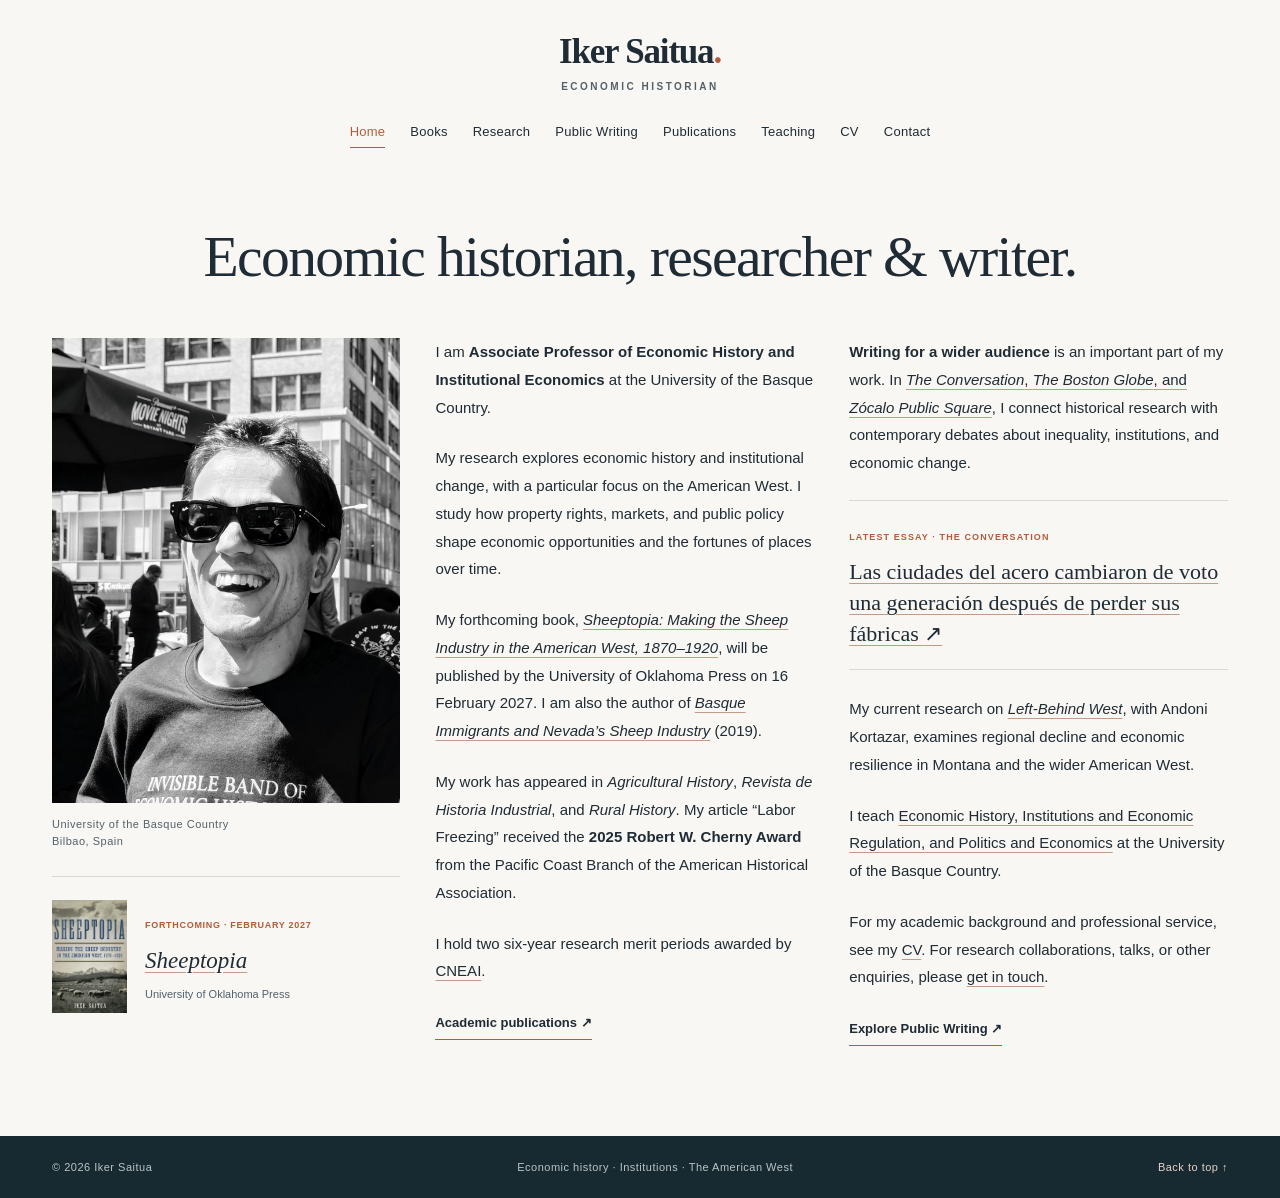
<file: index.html>
<!DOCTYPE html>

<html lang="en">
<head>
<meta charset="utf-8"/>
<meta content="width=device-width, initial-scale=1" name="viewport"/>
<meta content="#f8f7f3" name="theme-color"/>
<meta content="Iker Saitua, Associate Professor of Economic History and Institutional Economics at the University of the Basque Country. Research on economic history and institutional change." name="description"/>
<meta content="Iker Saitua | Economic Historian" property="og:title"/>
<meta content="Economic history, institutions, and the American West. Books, publications, and the Left-Behind West research project." property="og:description"/>
<meta content="website" property="og:type"/>
<title>Home · Iker Saitua</title>
<link href="assets/favicon.svg" rel="icon" type="image/svg+xml"/>
<link href="styles.css" rel="stylesheet"/>
<script defer="" src="script.js"></script>

</head>
<body><a class="skip-link" href="#main">Skip to content</a><header class="site-header"><div class="header-inner shell"><a aria-label="Iker Saitua, home" class="brand" href="index.html"><span class="brand-name">Iker Saitua<span class="brand-dot">.</span></span><span class="brand-subtitle">Economic Historian</span></a><button aria-controls="primary-nav" aria-expanded="false" class="menu-toggle" type="button">Menu <span aria-hidden="true">☰</span></button><nav aria-label="Main navigation" class="primary-nav" id="primary-nav"><a href="index.html" aria-current="page">Home</a>
<a href="books.html">Books</a>
<a href="research.html">Research</a>
<a href="public-writing.html">Public Writing</a>
<a href="publications.html">Publications</a>
<a href="teaching.html">Teaching</a>
<a href="cv.html">CV</a>
<a href="contact.html">Contact</a></nav></div></header><main id="main"><section class="home-intro shell" id="about" aria-labelledby="home-heading">
<h1 id="home-heading">Economic historian,<br class="mobile-break"/> researcher &amp; writer.</h1>
<div class="home-columns">
<div class="home-portrait"><img src="assets/iker-saitua-portrait.jpg" alt="Iker Saitua" width="600" height="800" fetchpriority="high"/><p class="portrait-caption">University of the Basque Country<br/>Bilbao, Spain</p><div class="home-book"><a href="books.html"><img src="assets/sheeptopia-cover.jpg" alt="Cover of Sheeptopia" width="1355" height="2047"/></a><div><span class="status-line">Forthcoming · February 2027</span><a href="books.html"><em>Sheeptopia</em></a><small>University of Oklahoma Press</small></div></div></div>
<div class="home-bio"><p>I am <strong>Associate Professor of Economic History and Institutional Economics</strong> at the University of the Basque Country.</p><p>My research explores economic history and institutional change, with a particular focus on the American West. I study how property rights, markets, and public policy shape economic opportunities and the fortunes of places over time.</p><p>My forthcoming book, <a href="books.html"><em>Sheeptopia: Making the Sheep Industry in the American West, 1870–1920</em></a>, will be published by the University of Oklahoma Press on 16 February 2027. I am also the author of <a href="books.html"><em>Basque Immigrants and Nevada’s Sheep Industry</em></a> (2019).</p><p>My work has appeared in <em>Agricultural History</em>, <em>Revista de Historia Industrial</em>, and <em>Rural History</em>. My article “Labor Freezing” received the <strong>2025 Robert W. Cherny Award</strong> from the Pacific Coast Branch of the American Historical Association.</p><p>I hold two six-year research merit periods awarded by <a href="https://www.aneca.es/en/six-year-research-periods" target="_blank" rel="noopener noreferrer">CNEAI</a>.</p><a class="text-link" href="publications.html">Academic publications ↗</a></div>
<div class="home-work"><p><strong>Writing for a wider audience</strong> is an important part of my work. In <a href="public-writing.html"><em>The Conversation</em>, <em>The Boston Globe</em>, and <em>Zócalo Public Square</em></a>, I connect historical research with contemporary debates about inequality, institutions, and economic change.</p><div class="latest-essay"><span class="status-line">Latest essay · The Conversation</span><a href="https://theconversation.com/las-ciudades-del-acero-cambiaron-de-voto-una-generacion-despues-de-perder-sus-fabricas-295911" target="_blank" rel="noopener noreferrer" lang="es">Las ciudades del acero cambiaron de voto una generación después de perder sus fábricas <span aria-hidden="true">↗</span></a></div><p>My current research on <a href="research.html"><em>Left-Behind West</em></a>, with Andoni Kortazar, examines regional decline and economic resilience in Montana and the wider American West.</p><p>I teach <a href="teaching.html">Economic History, Institutions and Economic Regulation, and Politics and Economics</a> at the University of the Basque Country.</p><p>For my academic background and professional service, see my <a href="cv.html">CV</a>. For research collaborations, talks, or other enquiries, please <a href="contact.html">get in touch</a>.</p><a class="text-link" href="public-writing.html">Explore Public Writing ↗</a></div>
</div></section></main><footer class="site-footer"><div class="shell footer-inner"><span>© 2026 Iker Saitua</span><span>Economic history · Institutions · The American West</span><a href="#main">Back to top ↑</a></div></footer></body></html>
</file>
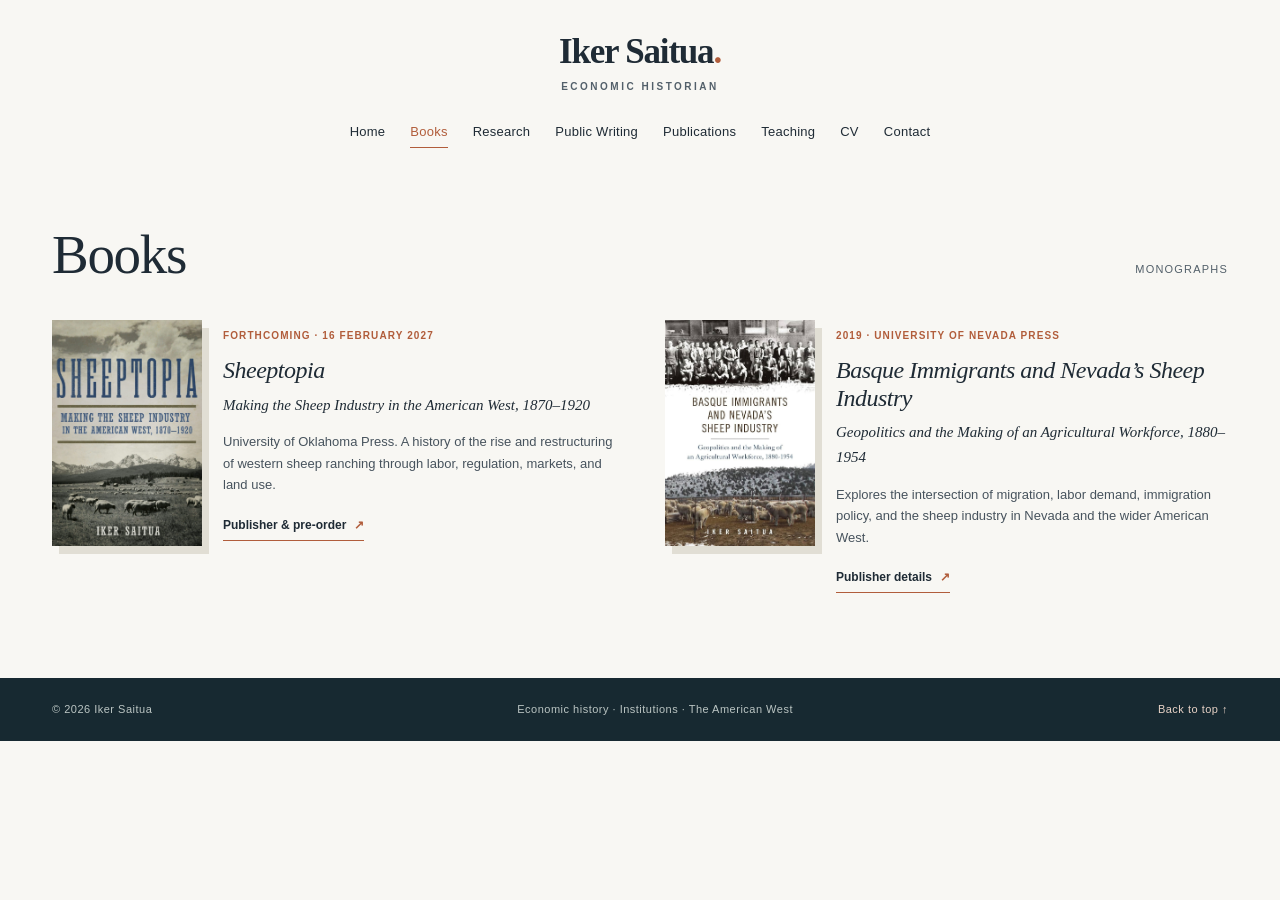
<file: books.html>
<!DOCTYPE html>

<html lang="en">
<head>
<meta charset="utf-8"/>
<meta content="width=device-width, initial-scale=1" name="viewport"/>
<meta content="#f8f7f3" name="theme-color"/>
<meta content="Iker Saitua, Associate Professor of Economic History and Institutional Economics at the University of the Basque Country. Research on economic history and institutional change." name="description"/>
<meta content="Iker Saitua | Economic Historian" property="og:title"/>
<meta content="Economic history, institutions, and the American West. Books, publications, and the Left-Behind West research project." property="og:description"/>
<meta content="website" property="og:type"/>
<title>Books · Iker Saitua</title>
<link href="assets/favicon.svg" rel="icon" type="image/svg+xml"/>
<link href="styles.css" rel="stylesheet"/>
<script defer="" src="script.js"></script>

</head>
<body><a class="skip-link" href="#main">Skip to content</a><header class="site-header"><div class="header-inner shell"><a aria-label="Iker Saitua, home" class="brand" href="index.html"><span class="brand-name">Iker Saitua<span class="brand-dot">.</span></span><span class="brand-subtitle">Economic Historian</span></a><button aria-controls="primary-nav" aria-expanded="false" class="menu-toggle" type="button">Menu <span aria-hidden="true">☰</span></button><nav aria-label="Main navigation" class="primary-nav" id="primary-nav"><a href="index.html">Home</a>
<a href="books.html" aria-current="page">Books</a>
<a href="research.html">Research</a>
<a href="public-writing.html">Public Writing</a>
<a href="publications.html">Publications</a>
<a href="teaching.html">Teaching</a>
<a href="cv.html">CV</a>
<a href="contact.html">Contact</a></nav></div></header><main id="main"><section aria-labelledby="books-heading" class="section section-border shell" id="books">
<div class="section-label">Books</div>
<div class="section-content">
<div class="section-heading-row"><h1 id="books-heading">Books</h1><span class="fine-print">Monographs</span></div>
<div class="book-grid">
<article class="book-card">
<div class="book-image-frame book-art">
<div aria-hidden="true" class="cover-fallback cover-fallback-sheeptopia"><small>UNIVERSITY OF OKLAHOMA PRESS</small><strong>SHEEPTOPIA</strong><span>MAKING THE SHEEP INDUSTRY<br/>IN THE AMERICAN WEST</span></div>
<img alt="Cover of Sheeptopia" height="2047" loading="lazy" onerror="this.style.display='none'" src="assets/sheeptopia-cover.jpg" width="1355"/>
</div>
<div class="book-details"><span class="status-line">Forthcoming · 16 February 2027</span><h3><em>Sheeptopia</em></h3><p class="book-subtitle">Making the Sheep Industry in the American West, 1870–1920</p><p>University of Oklahoma Press. A history of the rise and restructuring of western sheep ranching through labor, regulation, markets, and land use.</p><a class="text-link" href="https://www.oupress.com/9780806197784/sheeptopia/" rel="noopener noreferrer" target="_blank">Publisher &amp; pre-order <span aria-hidden="true">↗</span></a></div>
</article>
<article class="book-card">
<div class="book-image-frame book-art">
<div aria-hidden="true" class="cover-fallback cover-fallback-basque"><small>UNIVERSITY OF NEVADA PRESS</small><strong>BASQUE IMMIGRANTS<br/>AND NEVADA’S<br/>SHEEP INDUSTRY</strong><span>GEOPOLITICS &amp; AGRICULTURAL LABOR</span></div>
<img alt="Cover of Basque Immigrants and Nevada’s Sheep Industry" height="1000" loading="lazy" src="assets/nevada-sheep-industry-cover.jpg" width="667"/>
</div>
<div class="book-details"><span class="status-line">2019 · University of Nevada Press</span><h3><em>Basque Immigrants and Nevada’s Sheep Industry</em></h3><p class="book-subtitle">Geopolitics and the Making of an Agricultural Workforce, 1880–1954</p><p>Explores the intersection of migration, labor demand, immigration policy, and the sheep industry in Nevada and the wider American West.</p><a class="text-link" href="https://unpress.nevada.edu/9781943859993/basque-immigrants-and-nevadas-sheep-industry/" rel="noopener noreferrer" target="_blank">Publisher details <span aria-hidden="true">↗</span></a></div>
</article>
</div>
</div>
</section></main><footer class="site-footer"><div class="shell footer-inner"><span>© 2026 Iker Saitua</span><span>Economic history · Institutions · The American West</span><a href="#main">Back to top ↑</a></div></footer></body></html>
</file>
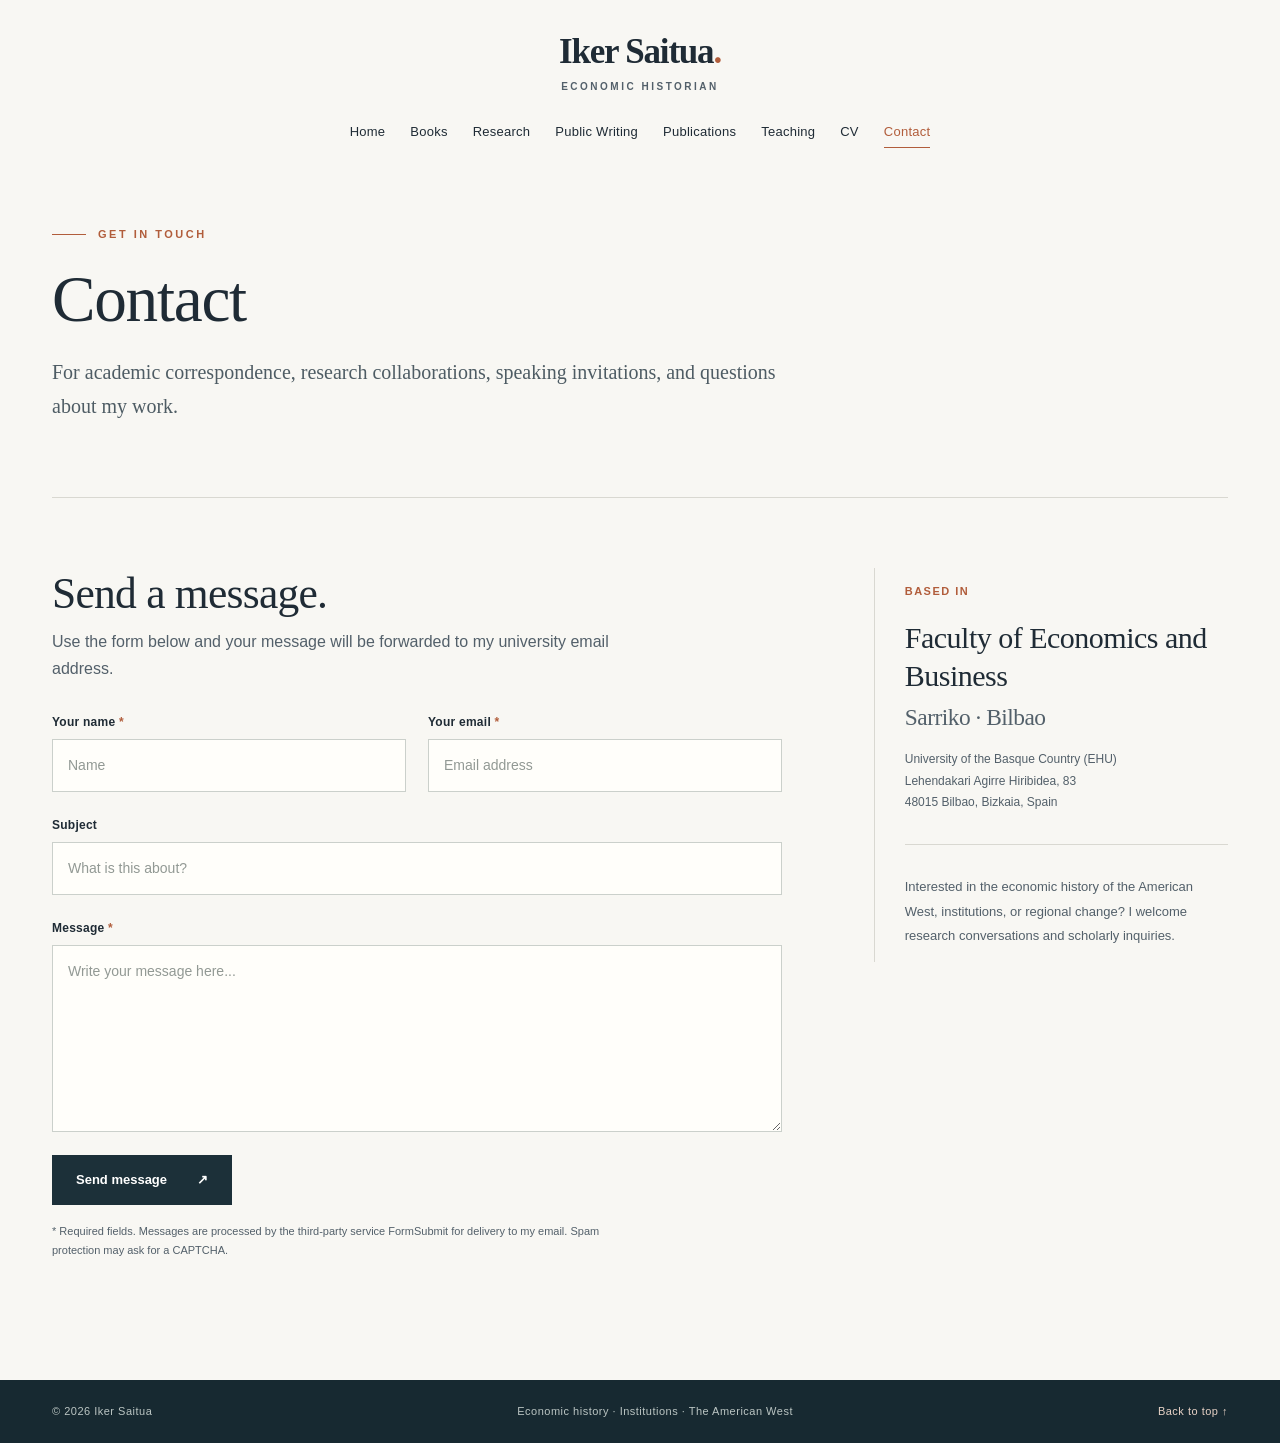
<file: contact.html>
<!doctype html>
<html lang="en">
<head>
  <meta charset="utf-8">
  <meta name="viewport" content="width=device-width, initial-scale=1">
  <meta name="theme-color" content="#f8f7f3">
  <meta name="description" content="Contact economic historian Iker Saitua at the University of the Basque Country regarding research, talks, and collaborations.">
  <title>Contact · Iker Saitua</title>
  <link rel="icon" href="assets/favicon.svg" type="image/svg+xml">
  <link rel="stylesheet" href="styles.css">
  <script defer src="script.js"></script>
</head>
<body>
  <a class="skip-link" href="#main">Skip to content</a>
  <a class="skip-link" href="#main">Skip to content</a><header class="site-header"><div class="header-inner shell"><a aria-label="Iker Saitua, home" class="brand" href="index.html"><span class="brand-name">Iker Saitua<span class="brand-dot">.</span></span><span class="brand-subtitle">Economic Historian</span></a><button aria-controls="primary-nav" aria-expanded="false" class="menu-toggle" type="button">Menu <span aria-hidden="true">☰</span></button><nav aria-label="Main navigation" class="primary-nav" id="primary-nav"><a href="index.html">Home</a>
<a href="books.html">Books</a>
<a href="research.html">Research</a>
<a href="public-writing.html">Public Writing</a>
<a href="publications.html">Publications</a>
<a href="teaching.html">Teaching</a>
<a href="cv.html">CV</a>
<a href="contact.html" aria-current="page">Contact</a></nav></div></header>
  <main id="main">
    <section class="interior-hero shell contact-page-heading">
      <div class="eyebrow"><span class="eyebrow-line"></span> Get in touch</div>
      <h1>Contact</h1>
      <p>For academic correspondence, research collaborations, speaking invitations, and questions about my work.</p>
    </section>
    <section class="shell contact-page-content" aria-label="Contact form and university address">
      <div class="contact-form-area">
        <div class="contact-form-intro">
          <h2>Send a message.</h2>
          <p>Use the form below and your message will be forwarded to my university email address.</p>
        </div>
        <form class="academic-contact-form" action="https://formsubmit.co/iker.saitua&#64;ehu.eus" method="POST">
          <input type="hidden" name="_subject" value="New message from Iker Saitua website">
          <input type="hidden" name="_template" value="table">
          <input type="text" name="_honey" tabindex="-1" autocomplete="off" class="form-honeypot" aria-hidden="true">
          <div class="form-field-row">
            <div class="form-field"><label for="contact-name">Your name <span aria-hidden="true">*</span></label><input type="text" id="contact-name" name="name" autocomplete="name" required maxlength="120" placeholder="Name"></div>
            <div class="form-field"><label for="contact-email">Your email <span aria-hidden="true">*</span></label><input type="email" id="contact-email" name="email" autocomplete="email" required maxlength="254" placeholder="Email address"></div>
          </div>
          <div class="form-field"><label for="contact-subject">Subject</label><input type="text" id="contact-subject" name="subject" maxlength="160" placeholder="What is this about?"></div>
          <div class="form-field"><label for="contact-message">Message <span aria-hidden="true">*</span></label><textarea id="contact-message" name="message" rows="7" required maxlength="10000" placeholder="Write your message here..."></textarea></div>
          <button class="contact-submit" type="submit">Send message <span aria-hidden="true">↗</span></button>
          <p class="form-privacy">* Required fields. Messages are processed by the third-party service FormSubmit for delivery to my email. Spam protection may ask for a CAPTCHA.</p>
        </form>
      </div>
      <aside class="contact-sidebar" aria-label="Academic affiliation">
        <span class="contact-sidebar-kicker">Based in</span>
        <h3>Faculty of Economics and Business<br><span class="contact-campus">Sarriko · Bilbao</span></h3>
        <address class="contact-postal-address">University of the Basque Country (EHU)<br>Lehendakari Agirre Hiribidea, 83<br>48015 Bilbao, Bizkaia, Spain</address>
        <div class="contact-sidebar-rule"></div>
        <p>Interested in the economic history of the American West, institutions, or regional change? I welcome research conversations and scholarly inquiries.</p>
      </aside>
    </section>
  </main>
  <footer class="site-footer"><div class="shell footer-inner"><span>© 2026 Iker Saitua</span><span>Economic history · Institutions · The American West</span><a href="#main">Back to top ↑</a></div></footer>
</body>
</html>
</file>
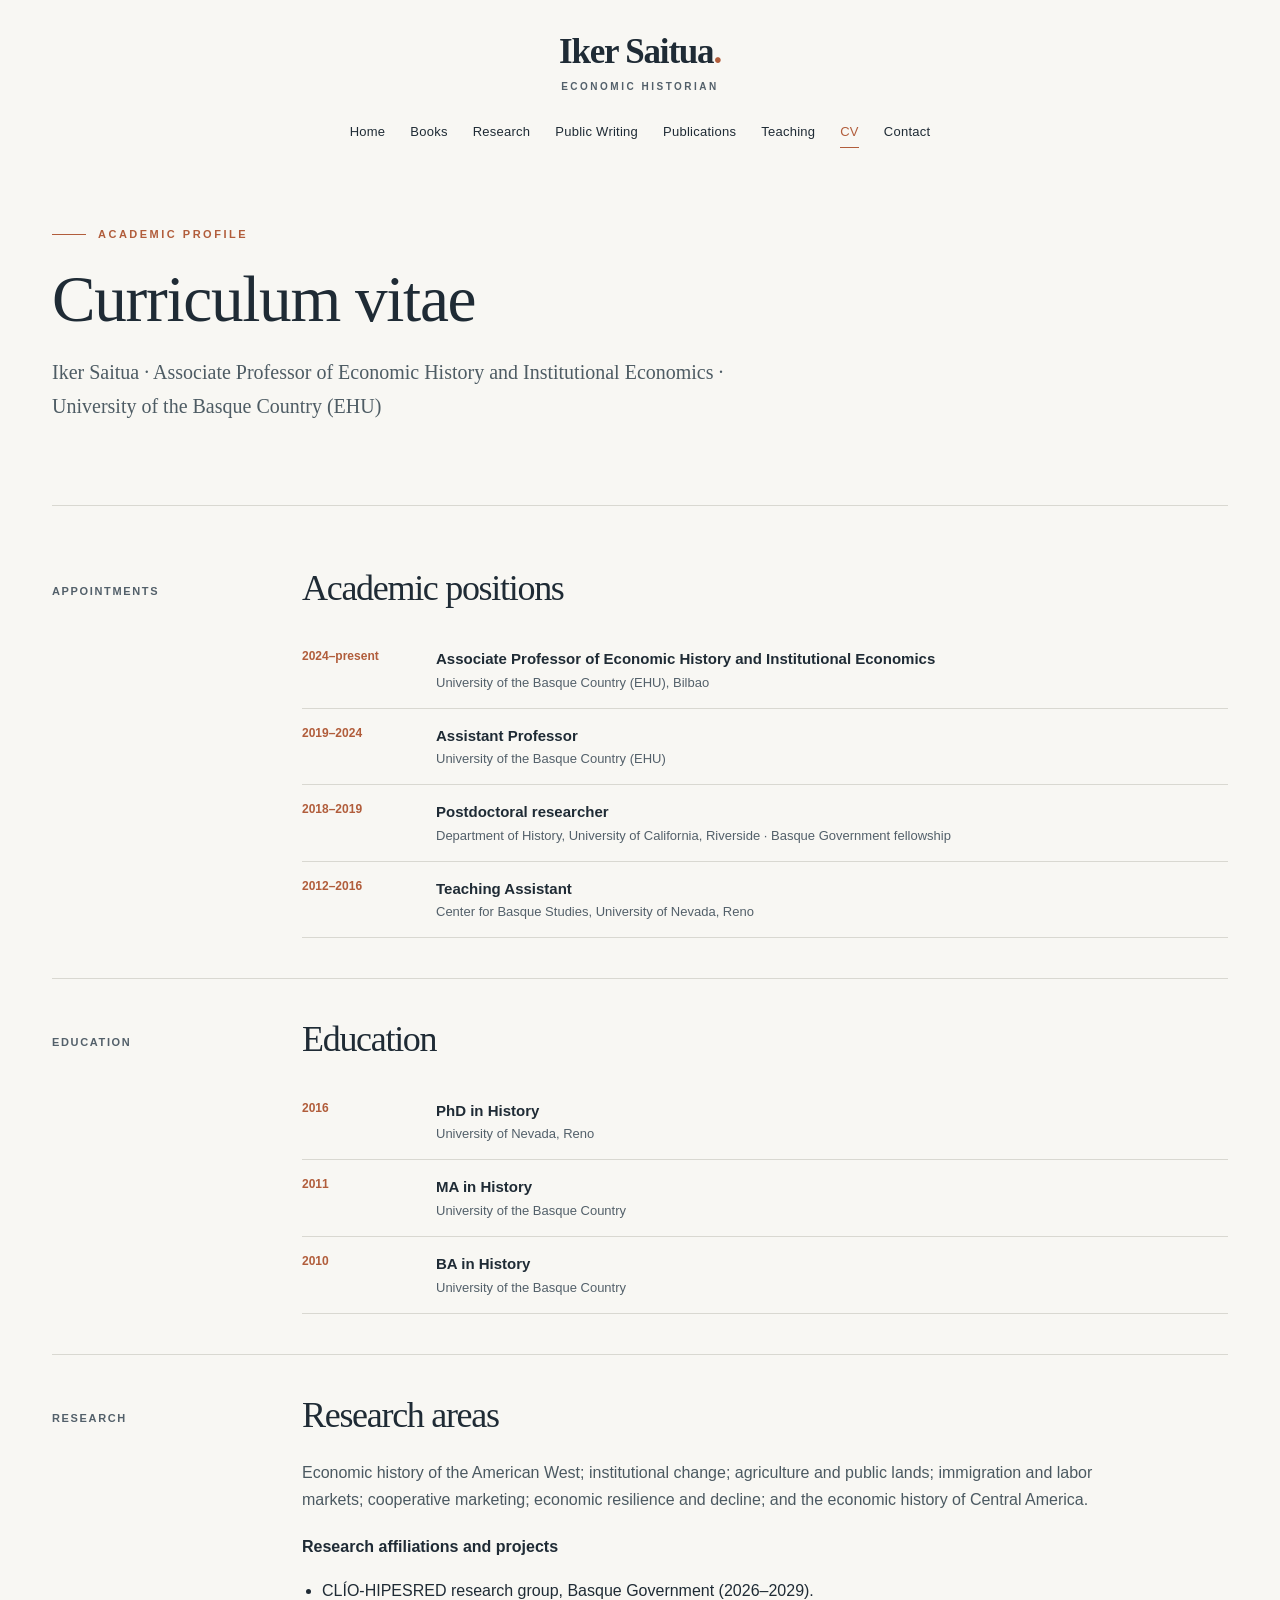
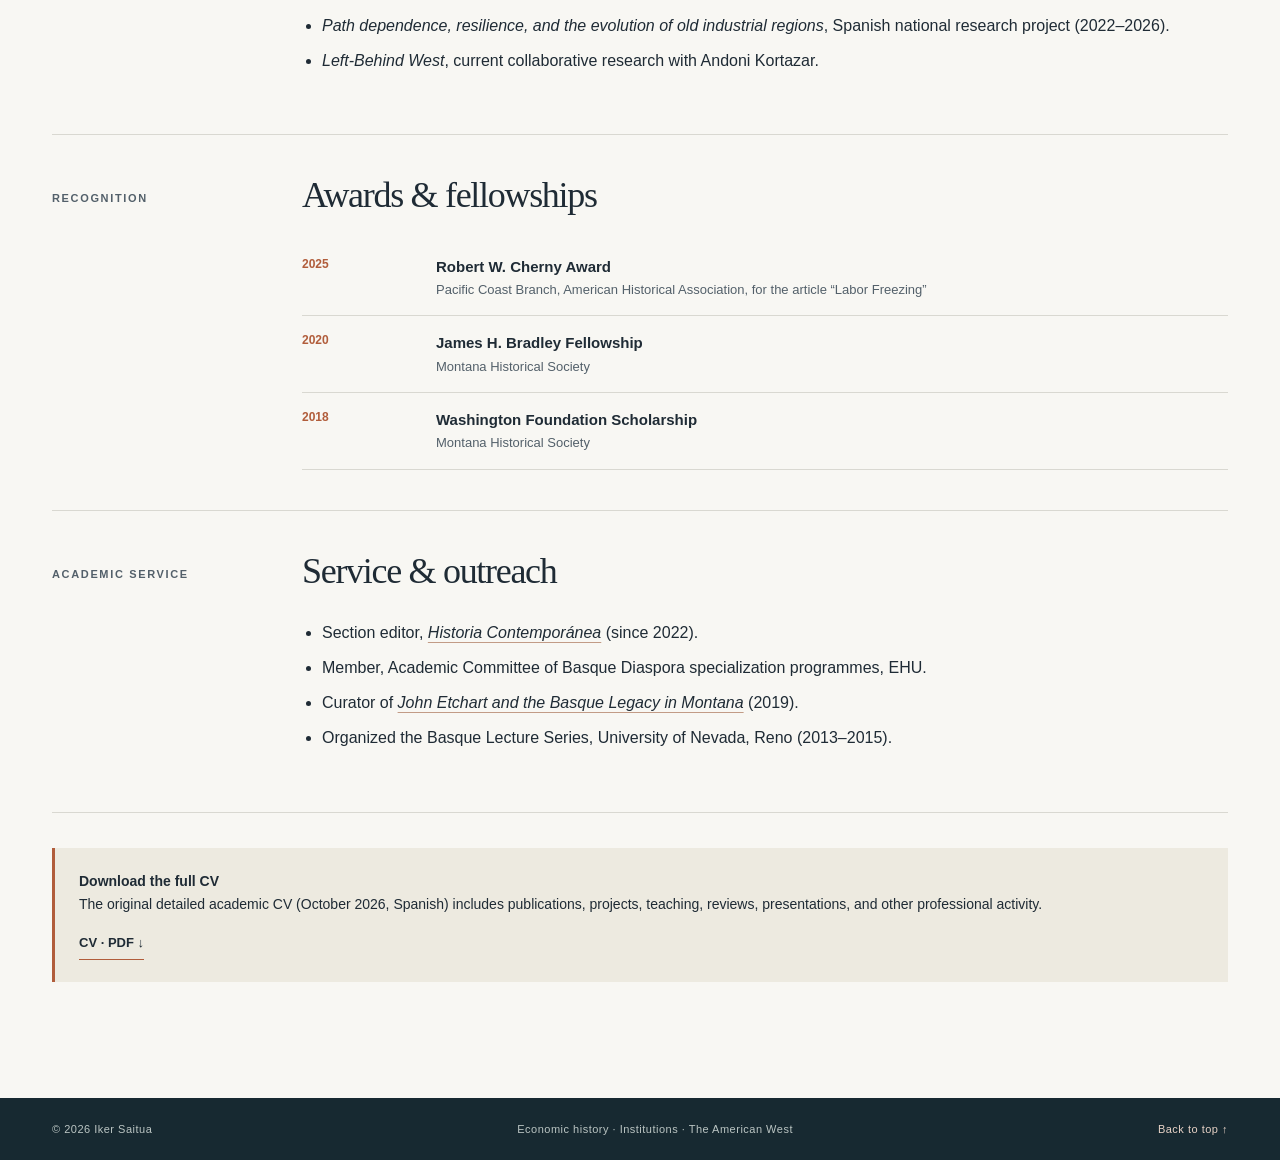
<file: cv.html>
<!DOCTYPE html>

<html lang="en">
<head>
<meta charset="utf-8"/>
<meta content="width=device-width, initial-scale=1" name="viewport"/>
<meta content="#f8f7f3" name="theme-color"/>
<meta content="Iker Saitua is an economic historian at the University of the Basque Country (EHU). Research on institutions, economic change, and the American West." name="description"/>
<meta content="Iker Saitua | Economic Historian" property="og:title"/>
<meta content="Economic history, institutions, and the American West. Books, publications, and the Left-Behind West research project." property="og:description"/>
<meta content="website" property="og:type"/>
<title>CV · Iker Saitua</title>
<link href="assets/favicon.svg" rel="icon" type="image/svg+xml"/>
<link href="styles.css" rel="stylesheet"/>
<script defer="" src="script.js"></script>
</head>
<body>
<a class="skip-link" href="#main">Skip to content</a>
<a class="skip-link" href="#main">Skip to content</a><header class="site-header"><div class="header-inner shell"><a aria-label="Iker Saitua, home" class="brand" href="index.html"><span class="brand-name">Iker Saitua<span class="brand-dot">.</span></span><span class="brand-subtitle">Economic Historian</span></a><button aria-controls="primary-nav" aria-expanded="false" class="menu-toggle" type="button">Menu <span aria-hidden="true">☰</span></button><nav aria-label="Main navigation" class="primary-nav" id="primary-nav"><a href="index.html">Home</a>
<a href="books.html">Books</a>
<a href="research.html">Research</a>
<a href="public-writing.html">Public Writing</a>
<a href="publications.html">Publications</a>
<a href="teaching.html">Teaching</a>
<a href="cv.html" aria-current="page">CV</a>
<a href="contact.html">Contact</a></nav></div></header>
<main id="main"><section class="interior-hero shell"><div class="eyebrow"><span class="eyebrow-line"></span> Academic profile</div><h1>Curriculum vitae</h1><p>Iker Saitua · Associate Professor of Economic History and Institutional Economics · University of the Basque Country (EHU)</p></section><div class="shell interior-main">
<section class="interior-section"><div class="section-label">Appointments</div><div><h2>Academic positions</h2><div class="cv-timeline"><span>2024–present</span><div><strong>Associate Professor of Economic History and Institutional Economics</strong><small>University of the Basque Country (EHU), Bilbao</small></div></div><div class="cv-timeline"><span>2019–2024</span><div><strong>Assistant Professor</strong><small>University of the Basque Country (EHU)</small></div></div><div class="cv-timeline"><span>2018–2019</span><div><strong>Postdoctoral researcher</strong><small>Department of History, University of California, Riverside · Basque Government fellowship</small></div></div><div class="cv-timeline"><span>2012–2016</span><div><strong>Teaching Assistant</strong><small>Center for Basque Studies, University of Nevada, Reno</small></div></div></div></section>
<section class="interior-section"><div class="section-label">Education</div><div><h2>Education</h2><div class="cv-timeline"><span>2016</span><div><strong>PhD in History</strong><small>University of Nevada, Reno</small></div></div><div class="cv-timeline"><span>2011</span><div><strong>MA in History</strong><small>University of the Basque Country</small></div></div><div class="cv-timeline"><span>2010</span><div><strong>BA in History</strong><small>University of the Basque Country</small></div></div></div></section>
<section class="interior-section"><div class="section-label">Research</div><div><h2>Research areas</h2><p>Economic history of the American West; institutional change; agriculture and public lands; immigration and labor markets; cooperative marketing; economic resilience and decline; and the economic history of Central America.</p><h3>Research affiliations and projects</h3><ul class="compact-list"><li>CLÍO-HIPESRED research group, Basque Government (2026–2029).</li><li><em>Path dependence, resilience, and the evolution of old industrial regions</em>, Spanish national research project (2022–2026).</li><li><em>Left-Behind West</em>, current collaborative research with Andoni Kortazar.</li></ul></div></section>
<section class="interior-section"><div class="section-label">Recognition</div><div><h2>Awards &amp; fellowships</h2><div class="cv-timeline"><span>2025</span><div><strong>Robert W. Cherny Award</strong><small>Pacific Coast Branch, American Historical Association, for the article “Labor Freezing”</small></div></div><div class="cv-timeline"><span>2020</span><div><strong>James H. Bradley Fellowship</strong><small>Montana Historical Society</small></div></div><div class="cv-timeline"><span>2018</span><div><strong>Washington Foundation Scholarship</strong><small>Montana Historical Society</small></div></div></div></section>
<section class="interior-section"><div class="section-label">Academic service</div><div><h2>Service &amp; outreach</h2><ul class="compact-list"><li>Section editor, <a href="https://ojs.ehu.eus/index.php/HC/index" rel="noopener noreferrer" target="_blank"><em>Historia Contemporánea</em></a> (since 2022).</li><li>Member, Academic Committee of Basque Diaspora specialization programmes, EHU.</li><li>Curator of <a href="https://www.mthistory.org/news/new-exhibit-of-prominent-montana-rancher-premieres-in-downtown-helena" rel="noopener noreferrer" target="_blank"><em>John Etchart and the Basque Legacy in Montana</em></a> (2019).</li><li>Organized the Basque Lecture Series, University of Nevada, Reno (2013–2015).</li></ul></div></section>
<div class="interior-download"><strong>Download the full CV</strong><p>The original detailed academic CV (October 2026, Spanish) includes publications, projects, teaching, reviews, presentations, and other professional activity.</p><a class="text-link" download="" href="Iker_Saitua_CV_2026.pdf">CV · PDF ↓</a></div>
</div></main>
<footer class="site-footer"><div class="shell footer-inner"><span>© 2026 Iker Saitua</span><span>Economic history · Institutions · The American West</span><a href="#main">Back to top ↑</a></div></footer>
</body>
</html>
</file>
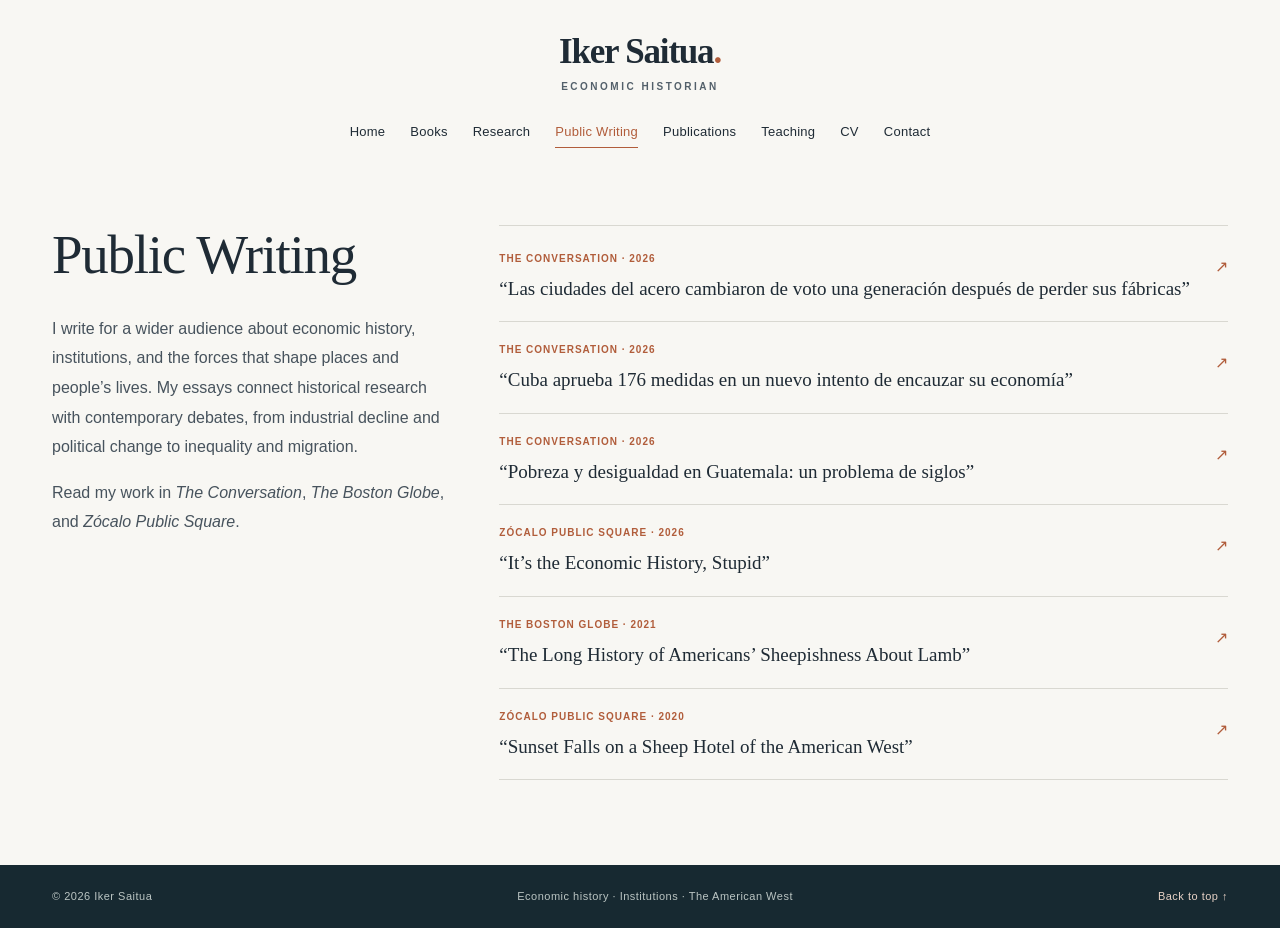
<file: public-writing.html>
<!DOCTYPE html>

<html lang="en">
<head>
<meta charset="utf-8"/>
<meta content="width=device-width, initial-scale=1" name="viewport"/>
<meta content="#f8f7f3" name="theme-color"/>
<meta content="Iker Saitua, Associate Professor of Economic History and Institutional Economics at the University of the Basque Country. Research on economic history and institutional change." name="description"/>
<meta content="Iker Saitua | Economic Historian" property="og:title"/>
<meta content="Economic history, institutions, and the American West. Books, publications, and the Left-Behind West research project." property="og:description"/>
<meta content="website" property="og:type"/>
<title>Public Writing · Iker Saitua</title>
<link href="assets/favicon.svg" rel="icon" type="image/svg+xml"/>
<link href="styles.css" rel="stylesheet"/>
<script defer="" src="script.js"></script>

</head>
<body><a class="skip-link" href="#main">Skip to content</a><header class="site-header"><div class="header-inner shell"><a aria-label="Iker Saitua, home" class="brand" href="index.html"><span class="brand-name">Iker Saitua<span class="brand-dot">.</span></span><span class="brand-subtitle">Economic Historian</span></a><button aria-controls="primary-nav" aria-expanded="false" class="menu-toggle" type="button">Menu <span aria-hidden="true">☰</span></button><nav aria-label="Main navigation" class="primary-nav" id="primary-nav"><a href="index.html">Home</a>
<a href="books.html">Books</a>
<a href="research.html">Research</a>
<a href="public-writing.html" aria-current="page">Public Writing</a>
<a href="publications.html">Publications</a>
<a href="teaching.html">Teaching</a>
<a href="cv.html">CV</a>
<a href="contact.html">Contact</a></nav></div></header><main id="main"><span id="public-history" aria-hidden="true"></span><section aria-labelledby="public-heading" class="section section-border shell" id="public-writing">
<div class="section-label">Essays &amp; commentary</div>
<div class="section-content public-grid">
<div><h1 id="public-heading">Public Writing</h1><p>I write for a wider audience about economic history, institutions, and the forces that shape places and people’s lives. My essays connect historical research with contemporary debates, from industrial decline and political change to inequality and migration.</p><p>Read my work in <em>The Conversation</em>, <em>The Boston Globe</em>, and <em>Zócalo Public Square</em>.</p></div>
<div class="public-links"><a href="https://theconversation.com/las-ciudades-del-acero-cambiaron-de-voto-una-generacion-despues-de-perder-sus-fabricas-295911" rel="noopener noreferrer" target="_blank"><small>The Conversation · 2026</small><strong>“Las ciudades del acero cambiaron de voto una generación después de perder sus fábricas”</strong><span aria-hidden="true">↗</span></a>
<a href="https://theconversation.com/cuba-aprueba-176-medidas-en-un-nuevo-intento-de-encauzar-su-economia-285791" rel="noopener noreferrer" target="_blank"><small>The Conversation · 2026</small><strong>“Cuba aprueba 176 medidas en un nuevo intento de encauzar su economía”</strong><span aria-hidden="true">↗</span></a>
<a href="https://theconversation.com/pobreza-y-desigualdad-en-guatemala-un-problema-de-siglos-278624" rel="noopener noreferrer" target="_blank"><small>The Conversation · 2026</small><strong>“Pobreza y desigualdad en Guatemala: un problema de siglos”</strong><span aria-hidden="true">↗</span></a>
<a href="https://www.zocalopublicsquare.org/its-the-economic-history-stupid/" rel="noopener noreferrer" target="_blank"><small>Zócalo Public Square · 2026</small><strong>“It’s the Economic History, Stupid”</strong><span aria-hidden="true">↗</span></a>
<a href="https://www.bostonglobe.com/2021/12/29/opinion/long-history-americans-sheepishness-about-lamb/" rel="noopener noreferrer" target="_blank"><small>The Boston Globe · 2021</small><strong>“The Long History of Americans’ Sheepishness About Lamb”</strong><span aria-hidden="true">↗</span></a>
<a href="https://www.zocalopublicsquare.org/2020/08/06/noriega-hotel-basque-boarding-houses/ideas/essay/" rel="noopener noreferrer" target="_blank"><small>Zócalo Public Square · 2020</small><strong>“Sunset Falls on a Sheep Hotel of the American West”</strong><span aria-hidden="true">↗</span></a></div>
</div>
</section></main><footer class="site-footer"><div class="shell footer-inner"><span>© 2026 Iker Saitua</span><span>Economic history · Institutions · The American West</span><a href="#main">Back to top ↑</a></div></footer></body></html>
</file>
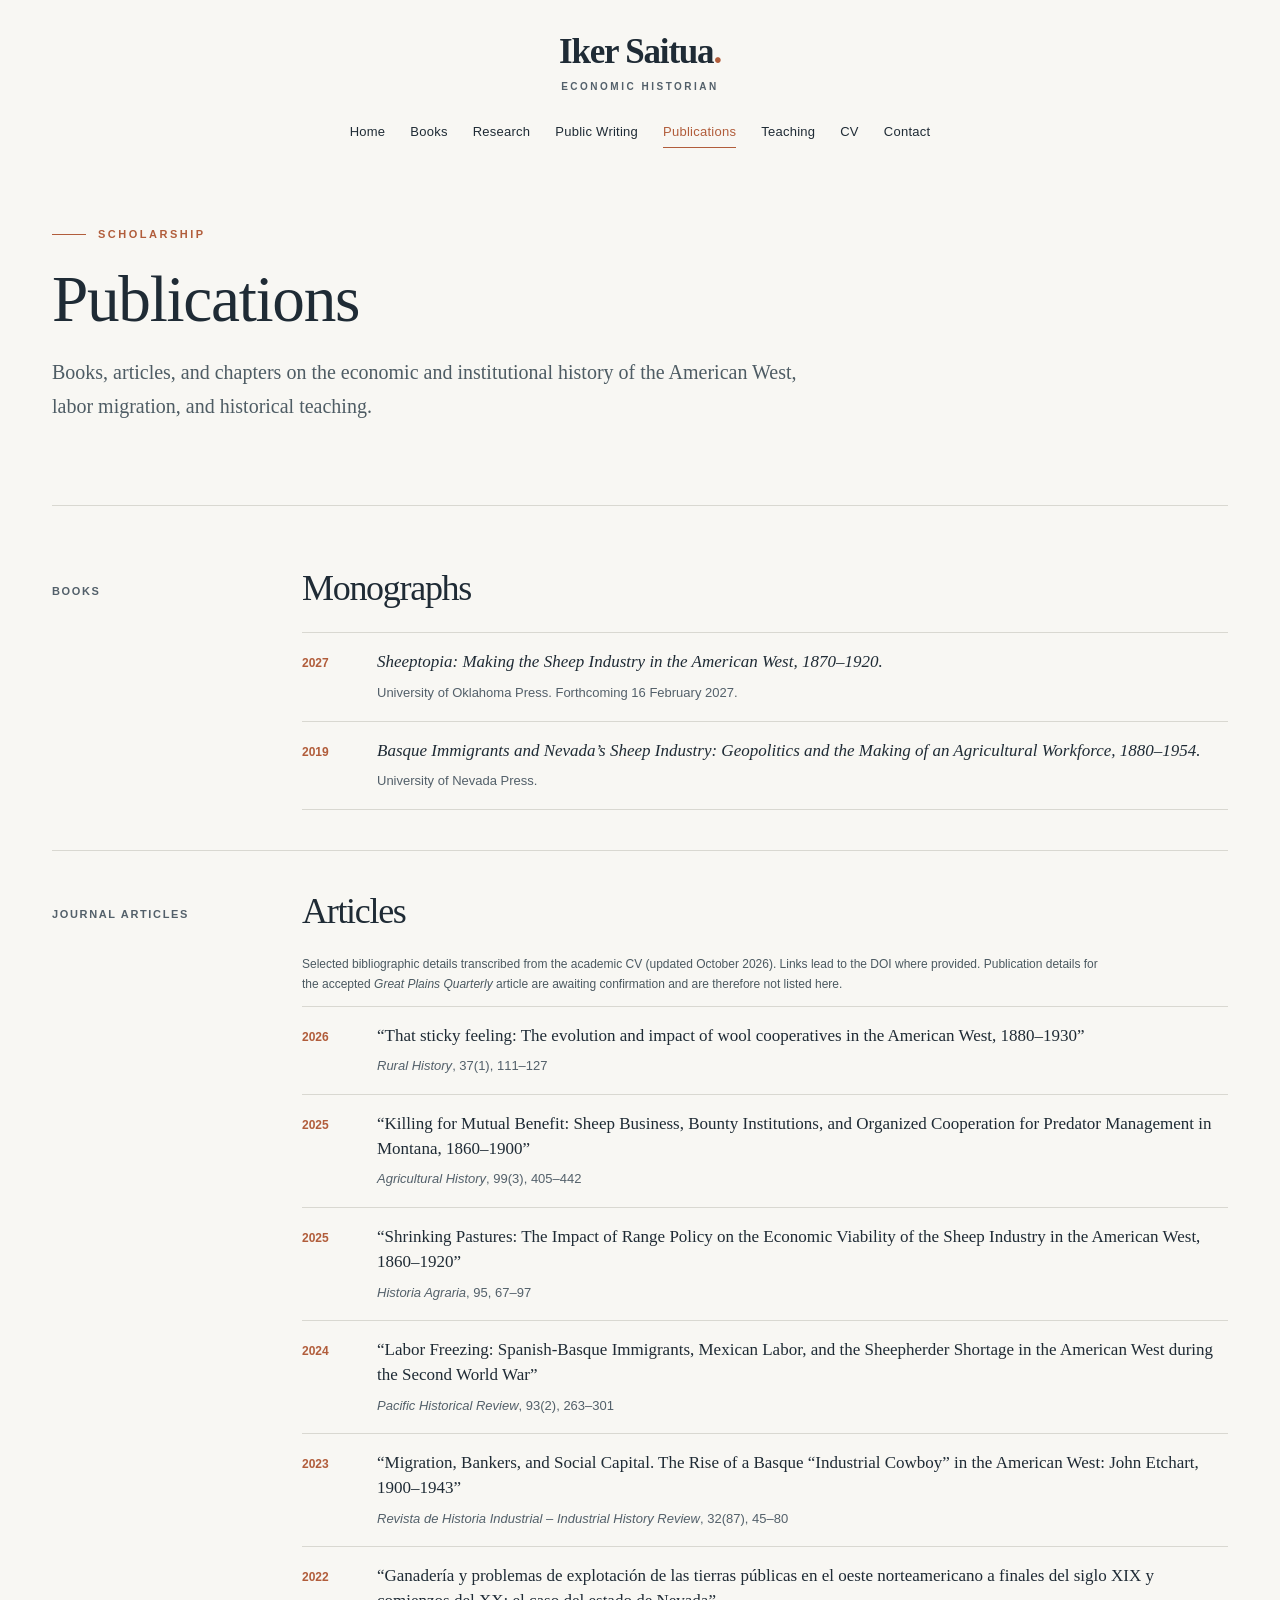
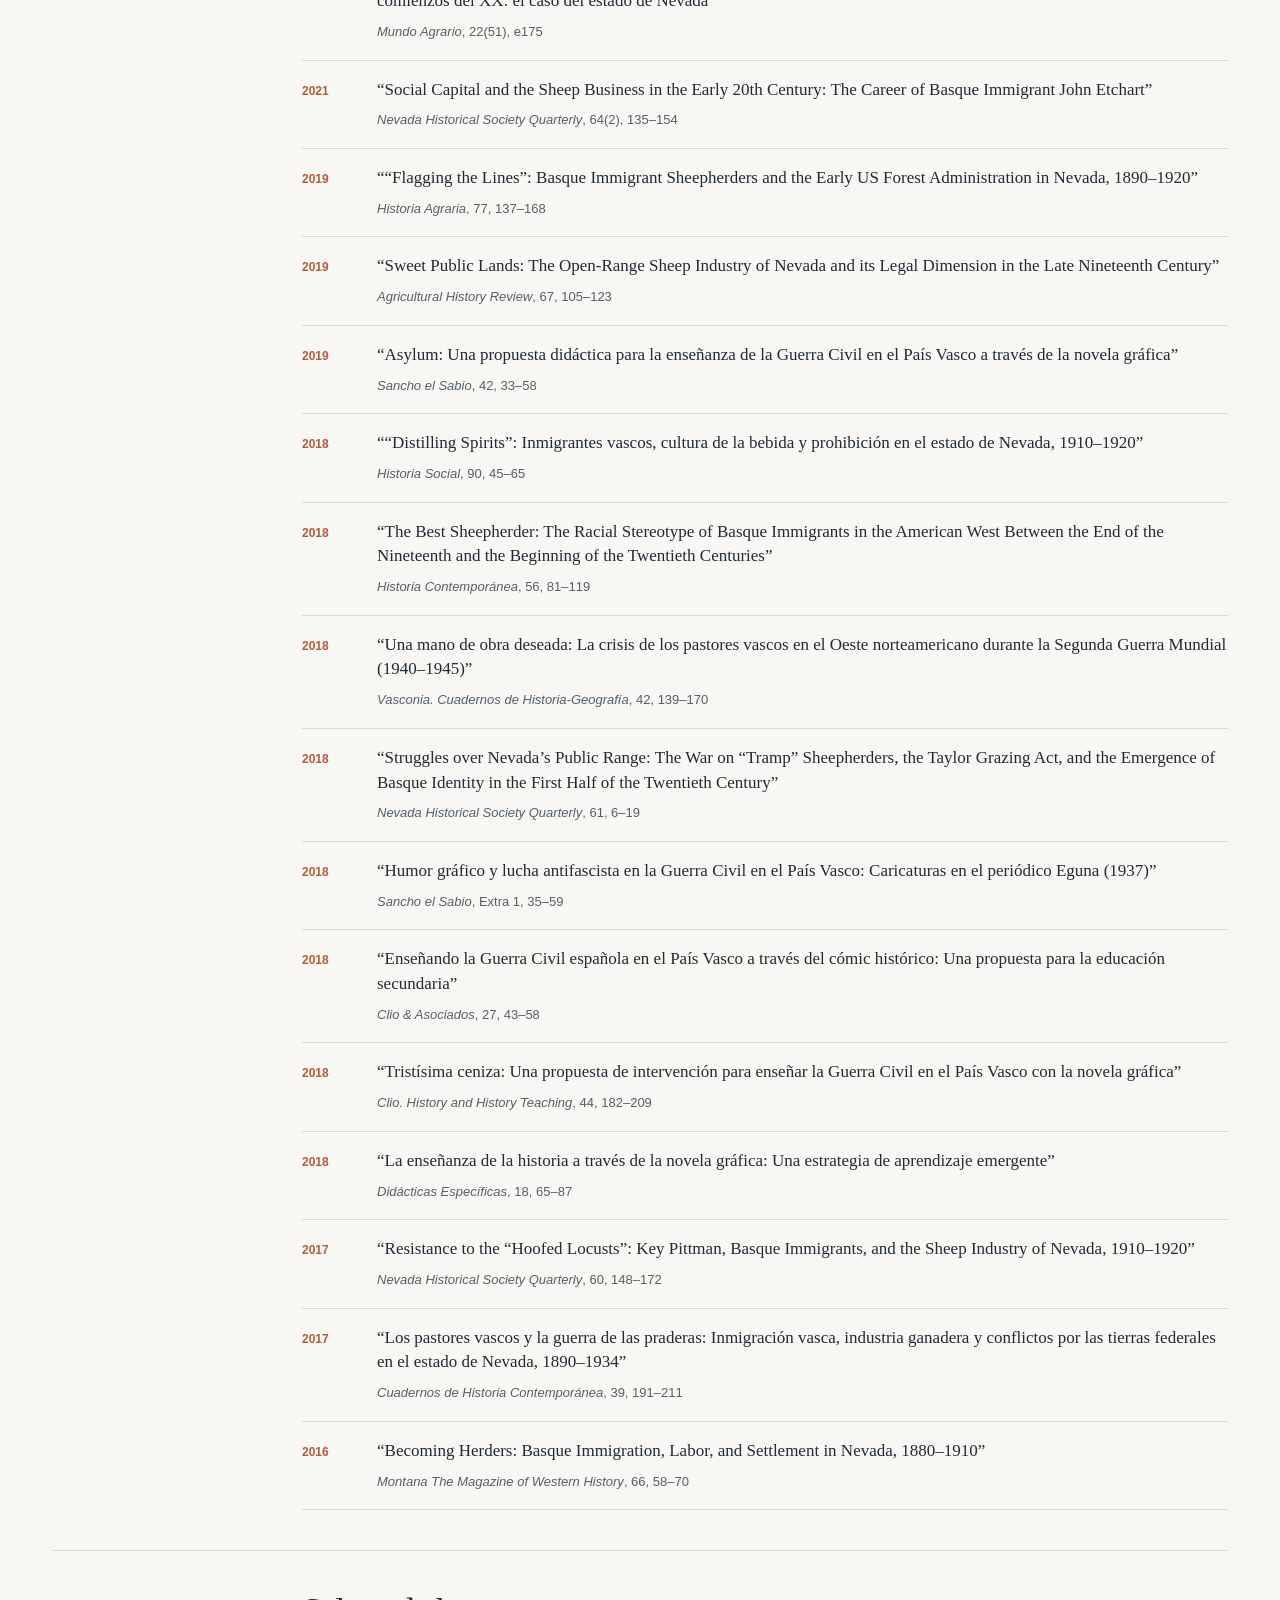
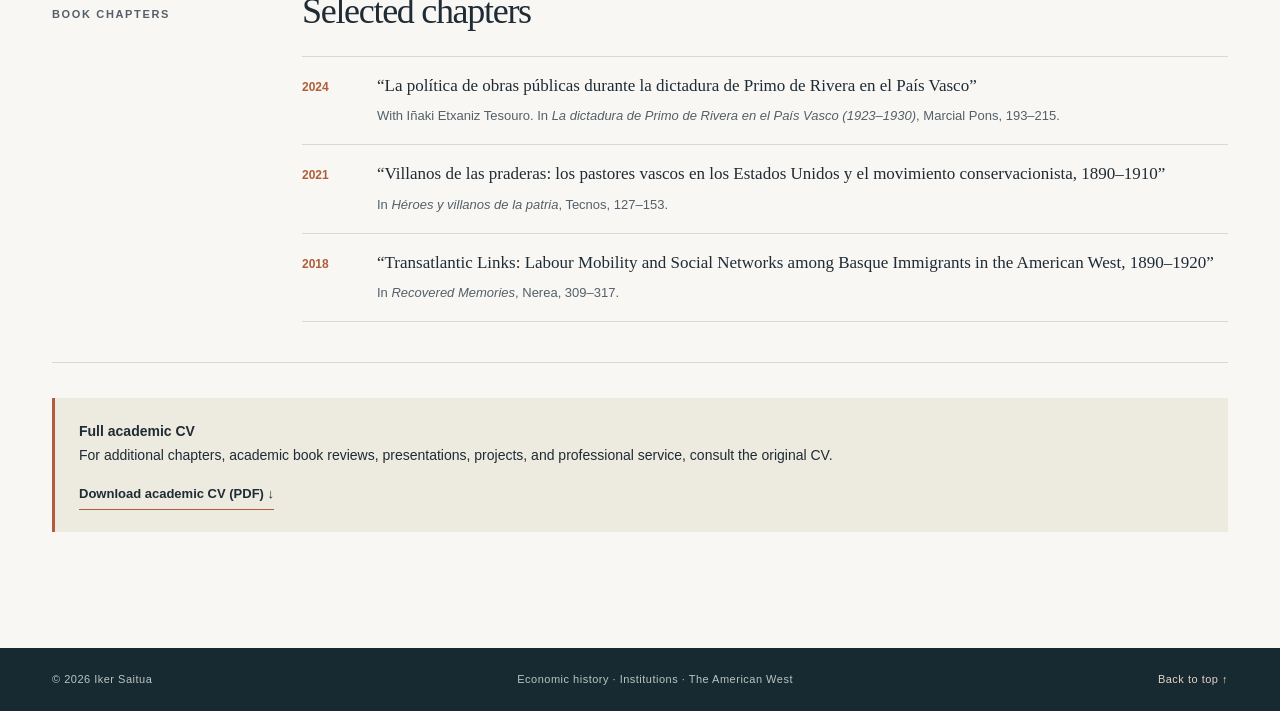
<file: publications.html>
<!DOCTYPE html>

<html lang="en">
<head>
<meta charset="utf-8"/>
<meta content="width=device-width, initial-scale=1" name="viewport"/>
<meta content="#f8f7f3" name="theme-color"/>
<meta content="Iker Saitua is an economic historian at the University of the Basque Country (EHU). Research on institutions, economic change, and the American West." name="description"/>
<meta content="Iker Saitua | Economic Historian" property="og:title"/>
<meta content="Economic history, institutions, and the American West. Books, publications, and the Left-Behind West research project." property="og:description"/>
<meta content="website" property="og:type"/>
<title>Publications · Iker Saitua</title>
<link href="assets/favicon.svg" rel="icon" type="image/svg+xml"/>
<link href="styles.css" rel="stylesheet"/>
<script defer="" src="script.js"></script>
</head>
<body>
<a class="skip-link" href="#main">Skip to content</a>
<a class="skip-link" href="#main">Skip to content</a><header class="site-header"><div class="header-inner shell"><a aria-label="Iker Saitua, home" class="brand" href="index.html"><span class="brand-name">Iker Saitua<span class="brand-dot">.</span></span><span class="brand-subtitle">Economic Historian</span></a><button aria-controls="primary-nav" aria-expanded="false" class="menu-toggle" type="button">Menu <span aria-hidden="true">☰</span></button><nav aria-label="Main navigation" class="primary-nav" id="primary-nav"><a href="index.html">Home</a>
<a href="books.html">Books</a>
<a href="research.html">Research</a>
<a href="public-writing.html">Public Writing</a>
<a href="publications.html" aria-current="page">Publications</a>
<a href="teaching.html">Teaching</a>
<a href="cv.html">CV</a>
<a href="contact.html">Contact</a></nav></div></header>
<main id="main">
<section class="interior-hero shell"><div class="eyebrow"><span class="eyebrow-line"></span> Scholarship</div><h1>Publications</h1><p>Books, articles, and chapters on the economic and institutional history of the American West, labor migration, and historical teaching.</p></section>
<div class="shell interior-main">
<section class="interior-section"><div class="section-label">Books</div><div><h2>Monographs</h2><ol class="publication-list full">
<li><span class="pub-year">2027</span><div><a href="https://www.oupress.com/9780806197784/sheeptopia/" rel="noopener noreferrer" target="_blank"><em>Sheeptopia: Making the Sheep Industry in the American West, 1870–1920.</em></a><span class="pub-source">University of Oklahoma Press. Forthcoming 16 February 2027.</span></div></li>
<li><span class="pub-year">2019</span><div><a href="https://unpress.nevada.edu/9781943859993/basque-immigrants-and-nevadas-sheep-industry/" rel="noopener noreferrer" target="_blank"><em>Basque Immigrants and Nevada’s Sheep Industry: Geopolitics and the Making of an Agricultural Workforce, 1880–1954.</em></a><span class="pub-source">University of Nevada Press.</span></div></li></ol></div></section>
<section class="interior-section"><div class="section-label">Journal articles</div><div><h2>Articles</h2><p class="page-note">Selected bibliographic details transcribed from the academic CV (updated October 2026). Links lead to the DOI where provided. Publication details for the accepted <em>Great Plains Quarterly</em> article are awaiting confirmation and are therefore not listed here.</p><ol class="publication-list full"><li><span class="pub-year">2026</span><div><a href="https://doi.org/10.1017/S0956793325100162" rel="noopener noreferrer" target="_blank">“That sticky feeling: The evolution and impact of wool cooperatives in the American West, 1880–1930”</a><span class="pub-source"><em>Rural History</em>, 37(1), 111–127</span></div></li><li><span class="pub-year">2025</span><div><a href="https://doi.org/10.1215/00021482-11778200" rel="noopener noreferrer" target="_blank">“Killing for Mutual Benefit: Sheep Business, Bounty Institutions, and Organized Cooperation for Predator Management in Montana, 1860–1900”</a><span class="pub-source"><em>Agricultural History</em>, 99(3), 405–442</span></div></li><li><span class="pub-year">2025</span><div><a href="https://doi.org/10.26882/histagrar.095e07i" rel="noopener noreferrer" target="_blank">“Shrinking Pastures: The Impact of Range Policy on the Economic Viability of the Sheep Industry in the American West, 1860–1920”</a><span class="pub-source"><em>Historia Agraria</em>, 95, 67–97</span></div></li><li><span class="pub-year">2024</span><div><a href="https://doi.org/10.1525/phr.2024.93.2.263" rel="noopener noreferrer" target="_blank">“Labor Freezing: Spanish-Basque Immigrants, Mexican Labor, and the Sheepherder Shortage in the American West during the Second World War”</a><span class="pub-source"><em>Pacific Historical Review</em>, 93(2), 263–301</span></div></li><li><span class="pub-year">2023</span><div><a href="https://doi.org/10.1344/rhiihr.37987" rel="noopener noreferrer" target="_blank">“Migration, Bankers, and Social Capital. The Rise of a Basque “Industrial Cowboy” in the American West: John Etchart, 1900–1943”</a><span class="pub-source"><em>Revista de Historia Industrial – Industrial History Review</em>, 32(87), 45–80</span></div></li><li><span class="pub-year">2022</span><div><a href="https://doi.org/10.24215/15155994e175" rel="noopener noreferrer" target="_blank">“Ganadería y problemas de explotación de las tierras públicas en el oeste norteamericano a finales del siglo XIX y comienzos del XX: el caso del estado de Nevada”</a><span class="pub-source"><em>Mundo Agrario</em>, 22(51), e175</span></div></li><li><span class="pub-year">2021</span><div><span class="pub-title">“Social Capital and the Sheep Business in the Early 20th Century: The Career of Basque Immigrant John Etchart”</span><span class="pub-source"><em>Nevada Historical Society Quarterly</em>, 64(2), 135–154</span></div></li><li><span class="pub-year">2019</span><div><span class="pub-title">““Flagging the Lines”: Basque Immigrant Sheepherders and the Early US Forest Administration in Nevada, 1890–1920”</span><span class="pub-source"><em>Historia Agraria</em>, 77, 137–168</span></div></li><li><span class="pub-year">2019</span><div><span class="pub-title">“Sweet Public Lands: The Open-Range Sheep Industry of Nevada and its Legal Dimension in the Late Nineteenth Century”</span><span class="pub-source"><em>Agricultural History Review</em>, 67, 105–123</span></div></li><li><span class="pub-year">2019</span><div><span class="pub-title">“Asylum: Una propuesta didáctica para la enseñanza de la Guerra Civil en el País Vasco a través de la novela gráfica”</span><span class="pub-source"><em>Sancho el Sabio</em>, 42, 33–58</span></div></li><li><span class="pub-year">2018</span><div><span class="pub-title">““Distilling Spirits”: Inmigrantes vascos, cultura de la bebida y prohibición en el estado de Nevada, 1910–1920”</span><span class="pub-source"><em>Historia Social</em>, 90, 45–65</span></div></li><li><span class="pub-year">2018</span><div><span class="pub-title">“The Best Sheepherder: The Racial Stereotype of Basque Immigrants in the American West Between the End of the Nineteenth and the Beginning of the Twentieth Centuries”</span><span class="pub-source"><em>Historia Contemporánea</em>, 56, 81–119</span></div></li><li><span class="pub-year">2018</span><div><span class="pub-title">“Una mano de obra deseada: La crisis de los pastores vascos en el Oeste norteamericano durante la Segunda Guerra Mundial (1940–1945)”</span><span class="pub-source"><em>Vasconia. Cuadernos de Historia-Geografía</em>, 42, 139–170</span></div></li><li><span class="pub-year">2018</span><div><span class="pub-title">“Struggles over Nevada’s Public Range: The War on “Tramp” Sheepherders, the Taylor Grazing Act, and the Emergence of Basque Identity in the First Half of the Twentieth Century”</span><span class="pub-source"><em>Nevada Historical Society Quarterly</em>, 61, 6–19</span></div></li><li><span class="pub-year">2018</span><div><span class="pub-title">“Humor gráfico y lucha antifascista en la Guerra Civil en el País Vasco: Caricaturas en el periódico Eguna (1937)”</span><span class="pub-source"><em>Sancho el Sabio</em>, Extra 1, 35–59</span></div></li><li><span class="pub-year">2018</span><div><span class="pub-title">“Enseñando la Guerra Civil española en el País Vasco a través del cómic histórico: Una propuesta para la educación secundaria”</span><span class="pub-source"><em>Clio &amp; Asociados</em>, 27, 43–58</span></div></li><li><span class="pub-year">2018</span><div><span class="pub-title">“Tristísima ceniza: Una propuesta de intervención para enseñar la Guerra Civil en el País Vasco con la novela gráfica”</span><span class="pub-source"><em>Clio. History and History Teaching</em>, 44, 182–209</span></div></li><li><span class="pub-year">2018</span><div><span class="pub-title">“La enseñanza de la historia a través de la novela gráfica: Una estrategia de aprendizaje emergente”</span><span class="pub-source"><em>Didácticas Específicas</em>, 18, 65–87</span></div></li><li><span class="pub-year">2017</span><div><span class="pub-title">“Resistance to the “Hoofed Locusts”: Key Pittman, Basque Immigrants, and the Sheep Industry of Nevada, 1910–1920”</span><span class="pub-source"><em>Nevada Historical Society Quarterly</em>, 60, 148–172</span></div></li><li><span class="pub-year">2017</span><div><span class="pub-title">“Los pastores vascos y la guerra de las praderas: Inmigración vasca, industria ganadera y conflictos por las tierras federales en el estado de Nevada, 1890–1934”</span><span class="pub-source"><em>Cuadernos de Historia Contemporánea</em>, 39, 191–211</span></div></li><li><span class="pub-year">2016</span><div><span class="pub-title">“Becoming Herders: Basque Immigration, Labor, and Settlement in Nevada, 1880–1910”</span><span class="pub-source"><em>Montana The Magazine of Western History</em>, 66, 58–70</span></div></li></ol></div></section>
<section class="interior-section"><div class="section-label">Book chapters</div><div><h2>Selected chapters</h2><ol class="publication-list full">
<li><span class="pub-year">2024</span><div><a href="https://doi.org/10.37417/0s9ayk39" rel="noopener noreferrer" target="_blank">“La política de obras públicas durante la dictadura de Primo de Rivera en el País Vasco”</a><span class="pub-source">With Iñaki Etxaniz Tesouro. In <em>La dictadura de Primo de Rivera en el País Vasco (1923–1930)</em>, Marcial Pons, 193–215.</span></div></li>
<li><span class="pub-year">2021</span><div><span class="pub-title">“Villanos de las praderas: los pastores vascos en los Estados Unidos y el movimiento conservacionista, 1890–1910”</span><span class="pub-source">In <em>Héroes y villanos de la patria</em>, Tecnos, 127–153.</span></div></li>
<li><span class="pub-year">2018</span><div><span class="pub-title">“Transatlantic Links: Labour Mobility and Social Networks among Basque Immigrants in the American West, 1890–1920”</span><span class="pub-source">In <em>Recovered Memories</em>, Nerea, 309–317.</span></div></li></ol></div></section>
<div class="interior-download"><strong>Full academic CV</strong><p>For additional chapters, academic book reviews, presentations, projects, and professional service, consult the original CV.</p><a class="text-link" download="" href="Iker_Saitua_CV_2026.pdf">Download academic CV (PDF) ↓</a></div>
</div>
</main>
<footer class="site-footer"><div class="shell footer-inner"><span>© 2026 Iker Saitua</span><span>Economic history · Institutions · The American West</span><a href="#main">Back to top ↑</a></div></footer>
</body>
</html>
</file>
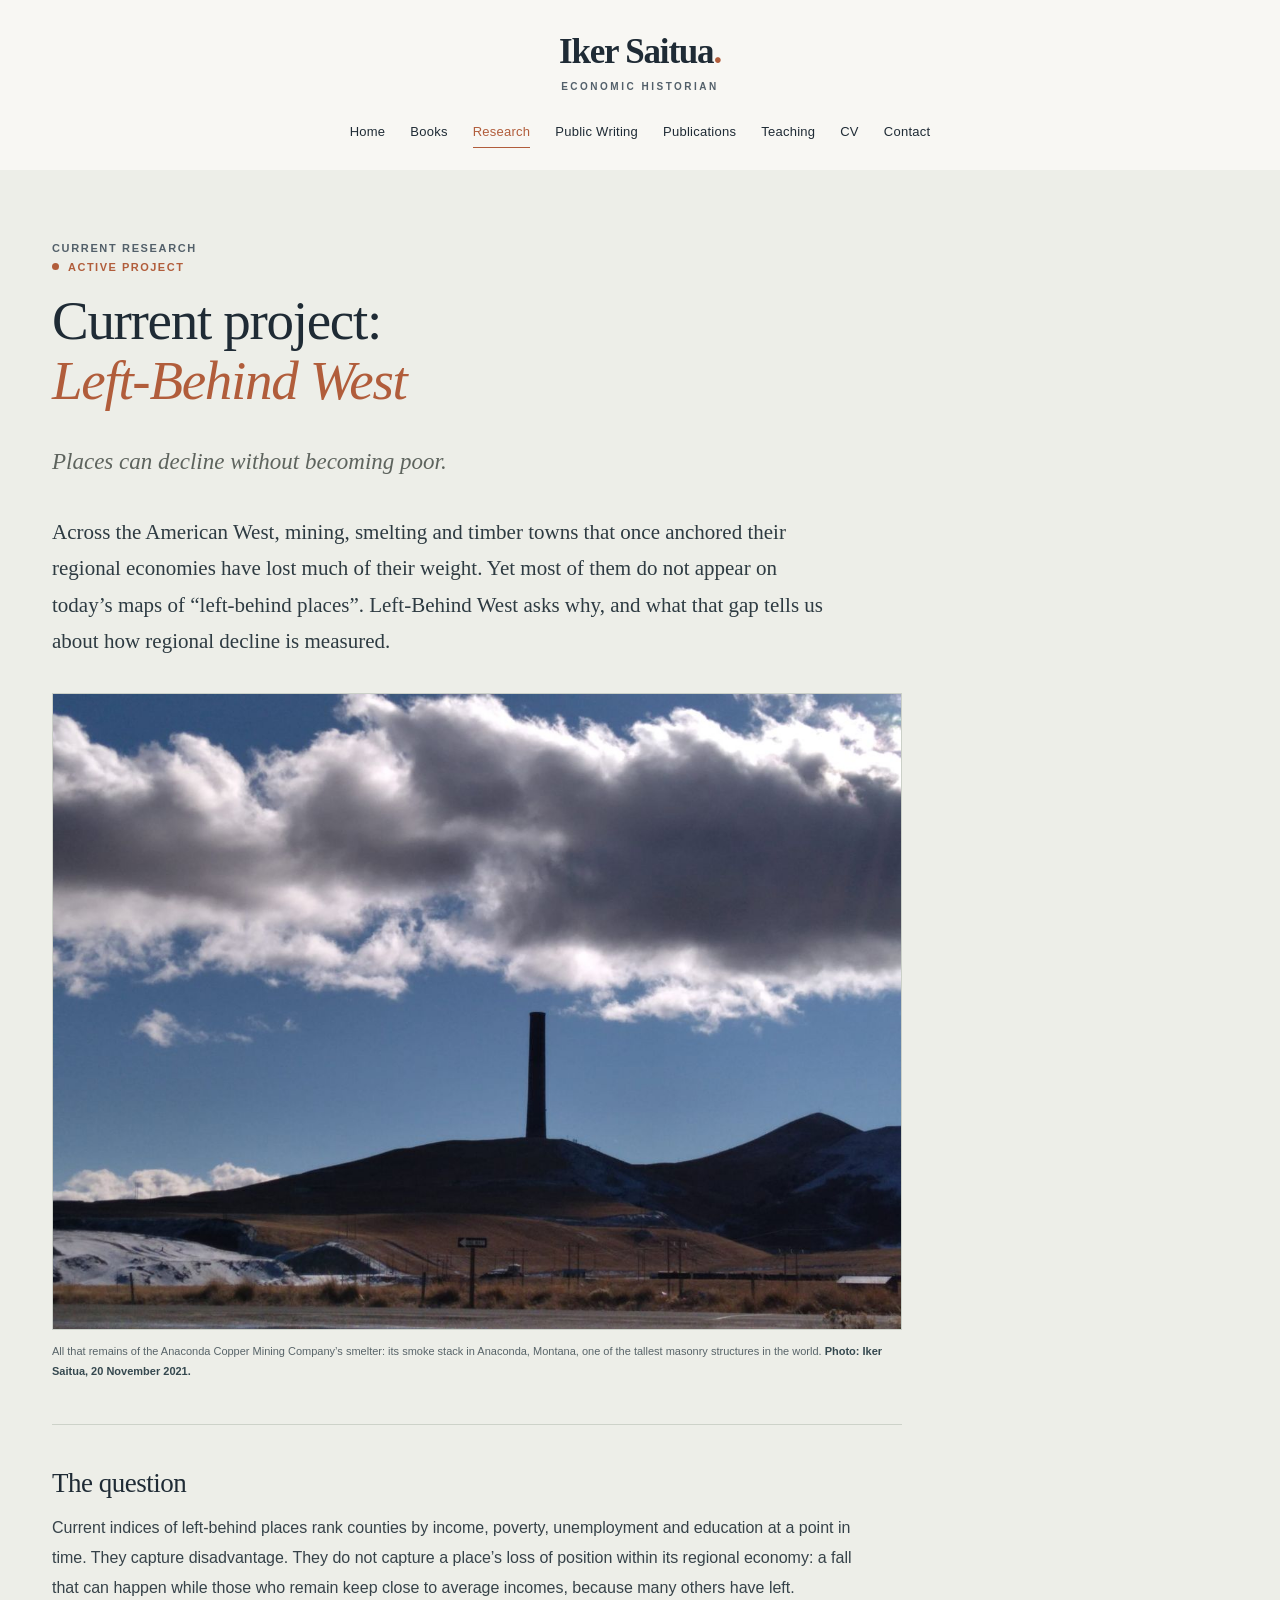
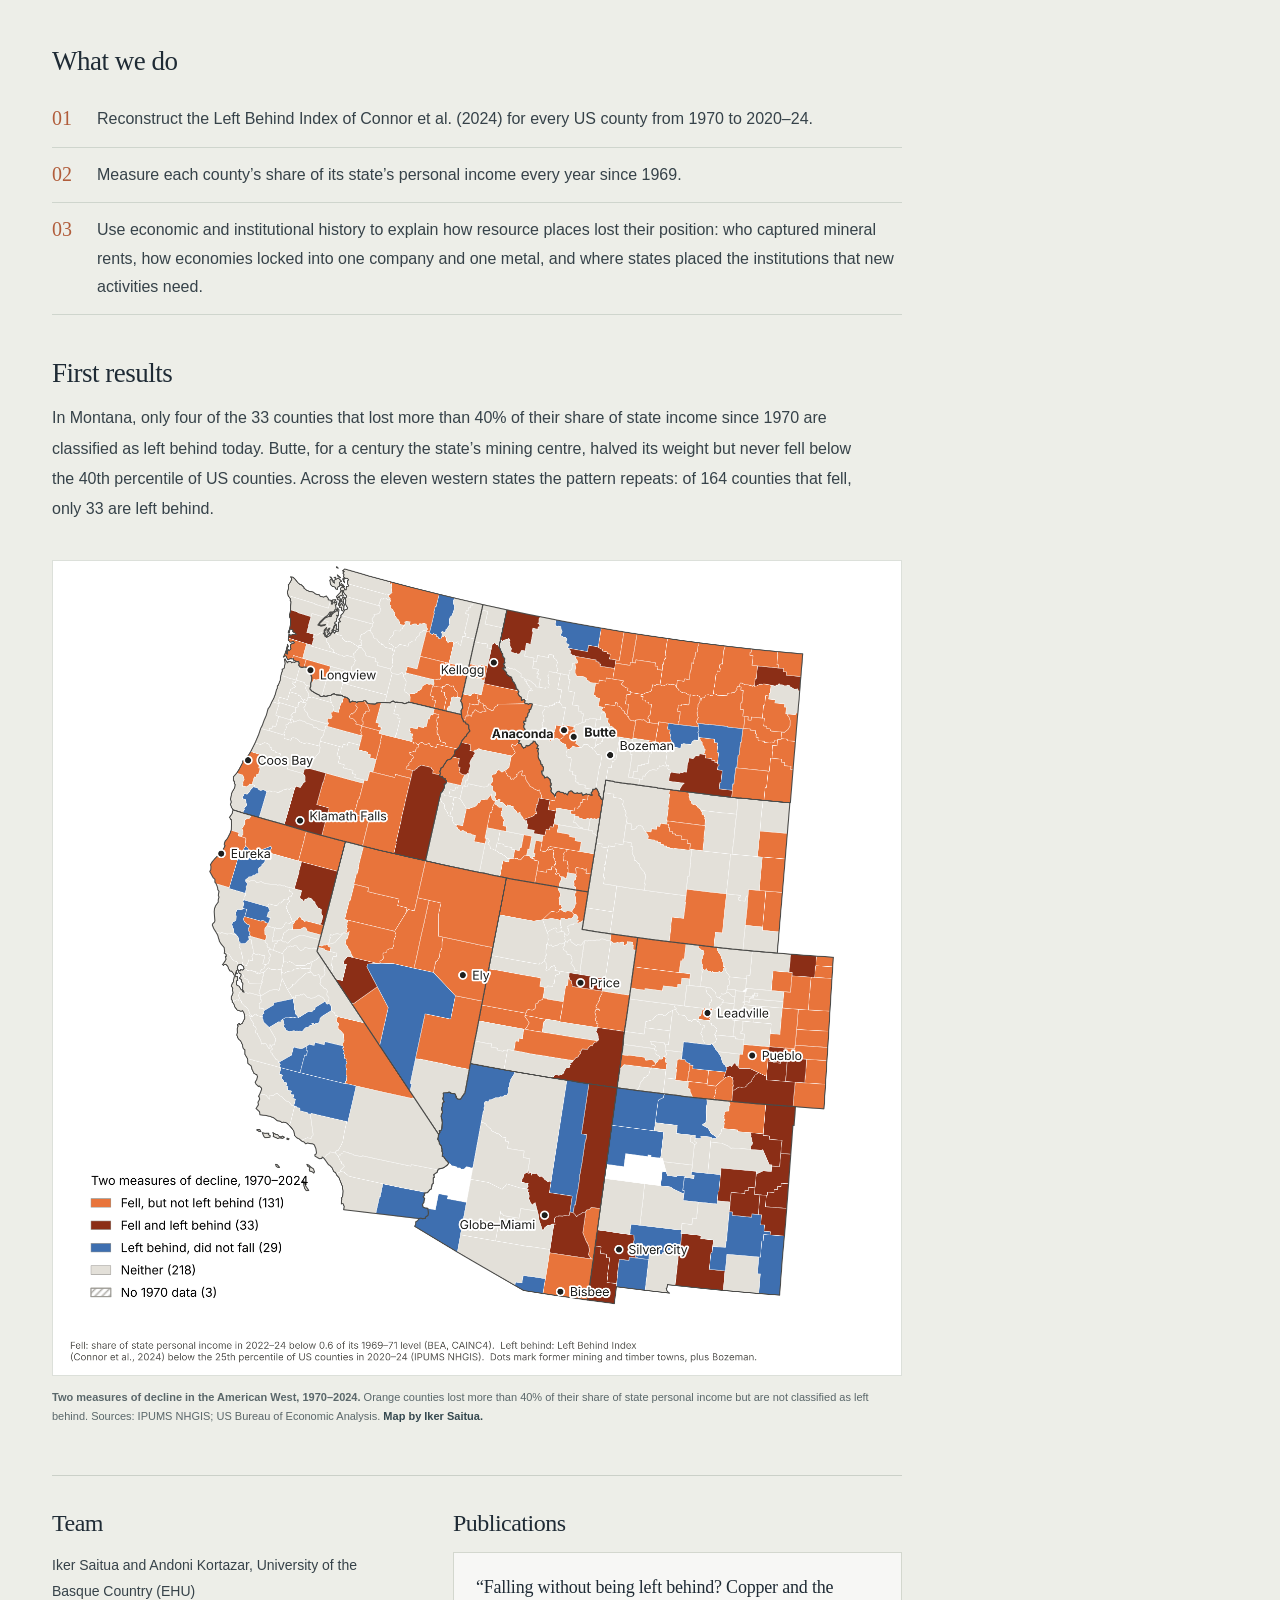
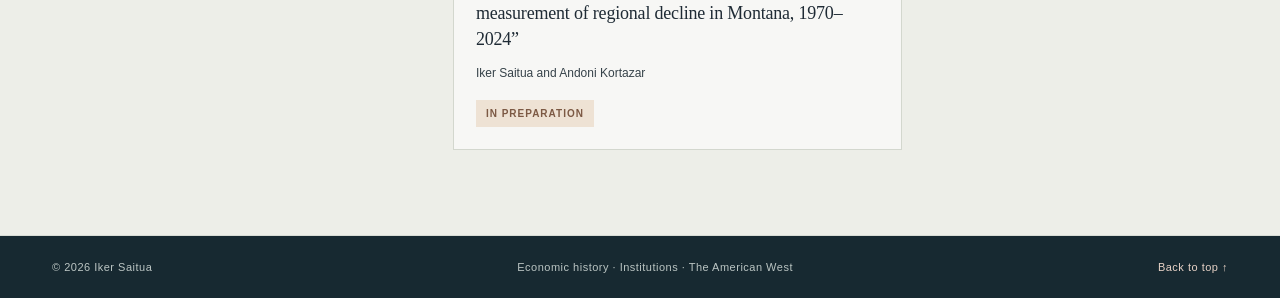
<file: research.html>
<!DOCTYPE html>

<html lang="en">
<head>
<meta charset="utf-8"/>
<meta content="width=device-width, initial-scale=1" name="viewport"/>
<meta content="#f8f7f3" name="theme-color"/>
<meta content="Iker Saitua, Associate Professor of Economic History and Institutional Economics at the University of the Basque Country. Research on economic history and institutional change." name="description"/>
<meta content="Iker Saitua | Economic Historian" property="og:title"/>
<meta content="Economic history, institutions, and the American West. Books, publications, and the Left-Behind West research project." property="og:description"/>
<meta content="website" property="og:type"/>
<title>Research · Iker Saitua</title>
<link href="assets/favicon.svg" rel="icon" type="image/svg+xml"/>
<link href="styles.css" rel="stylesheet"/>
<script defer="" src="script.js"></script>

</head>
<body><a class="skip-link" href="#main">Skip to content</a><header class="site-header"><div class="header-inner shell"><a aria-label="Iker Saitua, home" class="brand" href="index.html"><span class="brand-name">Iker Saitua<span class="brand-dot">.</span></span><span class="brand-subtitle">Economic Historian</span></a><button aria-controls="primary-nav" aria-expanded="false" class="menu-toggle" type="button">Menu <span aria-hidden="true">☰</span></button><nav aria-label="Main navigation" class="primary-nav" id="primary-nav"><a href="index.html">Home</a>
<a href="books.html">Books</a>
<a href="research.html" aria-current="page">Research</a>
<a href="public-writing.html">Public Writing</a>
<a href="publications.html">Publications</a>
<a href="teaching.html">Teaching</a>
<a href="cv.html">CV</a>
<a href="contact.html">Contact</a></nav></div></header><main id="main"><section aria-labelledby="project-heading" class="section project-section" id="left-behind-west">
<div class="shell project-shell">
<div class="section-label">Current research</div>
<div class="section-content project-content">
<div class="project-kicker"><span class="project-kicker-dot"></span> Active project</div>
<h1 id="project-heading">Current project:<br/><em>Left-Behind West</em></h1>
<p class="project-subtitle"><em>Places can decline without becoming poor.</em></p>
<p class="lead">Across the American West, mining, smelting and timber towns that once anchored their regional economies have lost much of their weight. Yet most of them do not appear on today’s maps of “left-behind places”. Left-Behind West asks why, and what that gap tells us about how regional decline is measured.</p><figure class="project-photo"><img alt="Anaconda Copper Mining Company smelter smokestack on a Montana hillside beneath large clouds; photograph by Iker Saitua, 20 November 2021" decoding="async" height="900" loading="lazy" src="assets/anaconda-smelter-iker-saitua.jpg" width="1200"/><figcaption>All that remains of the Anaconda Copper Mining Company’s smelter: its smoke stack in Anaconda, Montana, one of the tallest masonry structures in the world. <span class="photo-credit">Photo: Iker Saitua, 20 November 2021.</span></figcaption></figure>
<div class="project-divider"></div>
<h3>The question</h3>
<p>Current indices of left-behind places rank counties by income, poverty, unemployment and education at a point in time. They capture disadvantage. They do not capture a place’s loss of position within its regional economy: a fall that can happen while those who remain keep close to average incomes, because many others have left.</p>
<h3>What we do</h3>
<ul class="research-steps">
<li>Reconstruct the Left Behind Index of Connor et al. (2024) for every US county from 1970 to 2020–24.</li>
<li>Measure each county’s share of its state’s personal income every year since 1969.</li>
<li>Use economic and institutional history to explain how resource places lost their position: who captured mineral rents, how economies locked into one company and one metal, and where states placed the institutions that new activities need.</li>
</ul>
<h3>First results</h3>
<p>In Montana, only four of the 33 counties that lost more than 40% of their share of state income since 1970 are classified as left behind today. Butte, for a century the state’s mining centre, halved its weight but never fell below the 40th percentile of US counties. Across the eleven western states the pattern repeats: of 164 counties that fell, only 33 are left behind.</p>
<figure class="project-map">
<img alt="County map of eleven western US states comparing counties that lost state income share since 1970 with those classified as left behind. Orange denotes falling but not left behind; brown denotes both; blue denotes left behind without the measured fall." height="1613" loading="lazy" src="assets/left_behind_west_map.png" width="1680"/>
<figcaption><strong>Two measures of decline in the American West, 1970–2024.</strong> Orange counties lost more than 40% of their share of state personal income but are not classified as left behind. Sources: IPUMS NHGIS; US Bureau of Economic Analysis.<span class="map-credit"> Map by Iker Saitua.</span></figcaption>
</figure>
<div class="project-bottom-grid">
<div><h3>Team</h3><p>Iker Saitua and Andoni Kortazar, University of the Basque Country (EHU)</p></div>
<div><h3>Publications</h3><article class="paper-card"><h4>“Falling without being left behind? Copper and the measurement of regional decline in Montana, 1970–2024”</h4><p>Iker Saitua and Andoni Kortazar</p><span class="paper-status">In preparation</span></article></div>
</div>
</div>
</div>
</section></main><footer class="site-footer"><div class="shell footer-inner"><span>© 2026 Iker Saitua</span><span>Economic history · Institutions · The American West</span><a href="#main">Back to top ↑</a></div></footer></body></html>
</file>
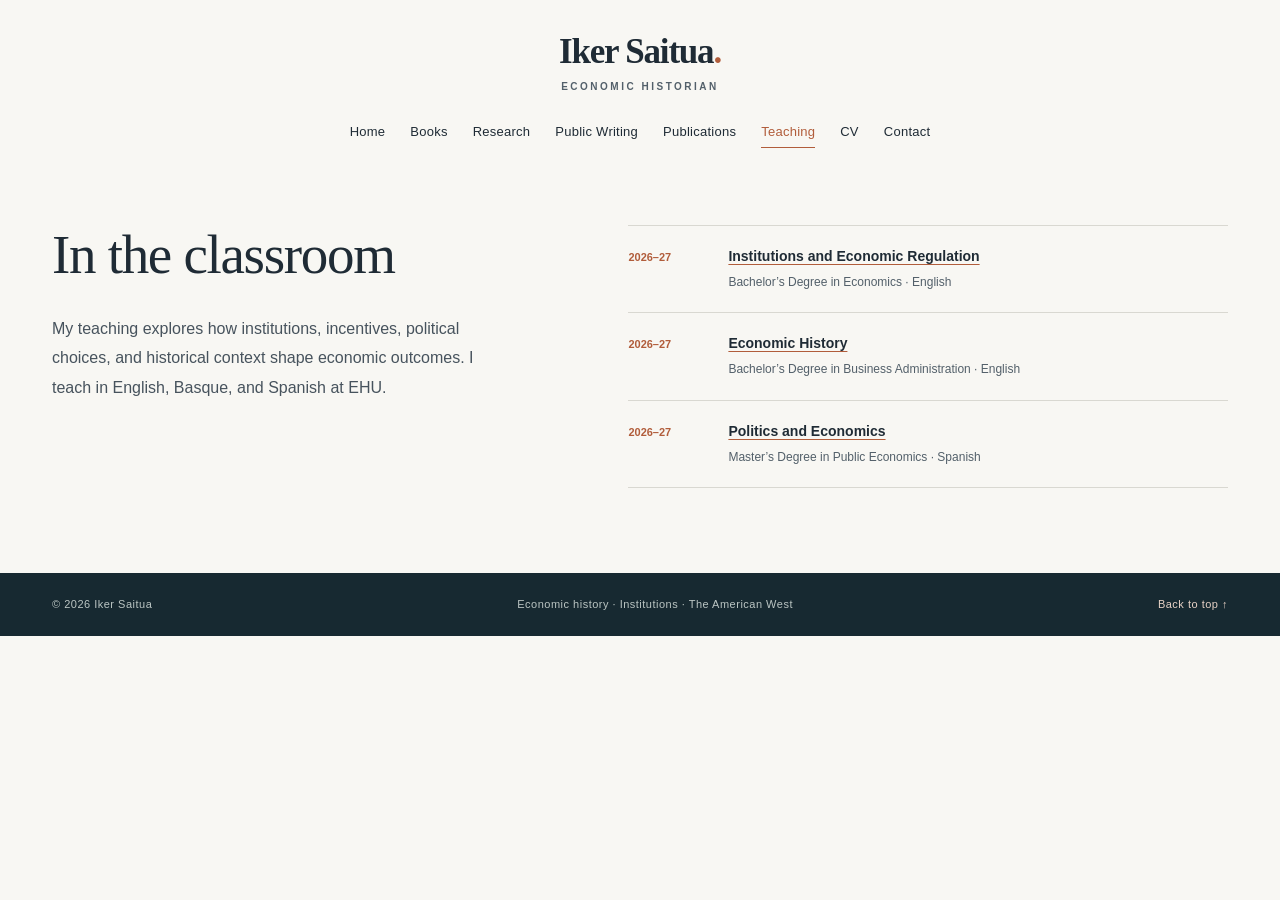
<file: teaching.html>
<!DOCTYPE html>

<html lang="en">
<head>
<meta charset="utf-8"/>
<meta content="width=device-width, initial-scale=1" name="viewport"/>
<meta content="#f8f7f3" name="theme-color"/>
<meta content="Iker Saitua, Associate Professor of Economic History and Institutional Economics at the University of the Basque Country. Research on economic history and institutional change." name="description"/>
<meta content="Iker Saitua | Economic Historian" property="og:title"/>
<meta content="Economic history, institutions, and the American West. Books, publications, and the Left-Behind West research project." property="og:description"/>
<meta content="website" property="og:type"/>
<title>Teaching · Iker Saitua</title>
<link href="assets/favicon.svg" rel="icon" type="image/svg+xml"/>
<link href="styles.css" rel="stylesheet"/>
<script defer="" src="script.js"></script>

</head>
<body><a class="skip-link" href="#main">Skip to content</a><header class="site-header"><div class="header-inner shell"><a aria-label="Iker Saitua, home" class="brand" href="index.html"><span class="brand-name">Iker Saitua<span class="brand-dot">.</span></span><span class="brand-subtitle">Economic Historian</span></a><button aria-controls="primary-nav" aria-expanded="false" class="menu-toggle" type="button">Menu <span aria-hidden="true">☰</span></button><nav aria-label="Main navigation" class="primary-nav" id="primary-nav"><a href="index.html">Home</a>
<a href="books.html">Books</a>
<a href="research.html">Research</a>
<a href="public-writing.html">Public Writing</a>
<a href="publications.html">Publications</a>
<a href="teaching.html" aria-current="page">Teaching</a>
<a href="cv.html">CV</a>
<a href="contact.html">Contact</a></nav></div></header><main id="main"><section aria-labelledby="teaching-heading" class="section section-border shell" id="teaching">
<div class="section-label">Teaching</div>
<div class="section-content teaching-grid">
<div><h1 id="teaching-heading">In the classroom</h1><p>My teaching explores how institutions, incentives, political choices, and historical context shape economic outcomes. I teach in English, Basque, and Spanish at EHU.</p></div>
<div class="courses"><div class="course-item"><span>2026–27</span><div><strong><a class="course-official-link" href="https://www.ehu.eus/en/web/graduak/bachelor-degree-economics/credits-and-subjects?redirect=consultaAsignatura&amp;anyo-academico=20260&amp;ciclo=X&amp;curso=3&amp;asignatura=27014" target="_blank" rel="noopener noreferrer">Institutions and Economic Regulation</a></strong><small>Bachelor’s Degree in Economics · English</small></div></div><div class="course-item"><span>2026–27</span><div><strong><a class="course-official-link" href="https://www.ehu.eus/es/web/graduak/grado-administracion-direccion-empresas-bizkaia/creditos-y-asignaturas?redirect=consultaAsignatura&amp;anyo-academico=20260&amp;ciclo=X&amp;curso=1&amp;asignatura=25831" rel="noopener noreferrer" target="_blank">Economic History</a></strong><small>Bachelor’s Degree in Business Administration · English</small></div></div><div class="course-item"><span>2026–27</span><div><strong><a class="course-official-link" href="https://www.ehu.eus/es/web/master/master-economia-publica/programa" rel="noopener noreferrer" target="_blank">Politics and Economics</a></strong><small>Master’s Degree in Public Economics · Spanish</small></div></div></div>
</div>
</section></main><footer class="site-footer"><div class="shell footer-inner"><span>© 2026 Iker Saitua</span><span>Economic history · Institutions · The American West</span><a href="#main">Back to top ↑</a></div></footer></body></html>
</file>
<file: styles.css>
/* Iker Saitua — editorial academic website. No framework or external font needed. */
:root{--paper:#f8f7f3;--white:#fffefa;--ink:#1f2b35;--ink-soft:#53606a;--accent:#b15d3b;--line:#d9d8d1;--muted:#efede6;--deep:#1c3039;--serif:Georgia,'Times New Roman',serif;--sans:'Avenir Next',Avenir,'Segoe UI',Arial,sans-serif;--shell:1180px}
*,*::before,*::after{box-sizing:border-box}
html{scroll-behavior:smooth;scroll-padding-top:90px}
body{margin:0;background:var(--paper);color:var(--ink);font-family:var(--sans);font-size:16px;line-height:1.7;overflow-wrap:break-word}
img{max-width:100%;height:auto}a{color:inherit;text-decoration-color:#c29b86;text-underline-offset:4px}a:hover{color:var(--accent)}a:focus-visible,button:focus-visible{outline:3px solid #c97452;outline-offset:4px}button{font:inherit}
.shell{width:min(calc(100% - 104px),var(--shell));margin-inline:auto}
.skip-link{position:absolute;left:20px;top:-100px;padding:8px 16px;background:white;z-index:30}.skip-link:focus{top:14px}
.site-header{position:sticky;top:0;z-index:20;background:rgba(248,247,243,.96);backdrop-filter:blur(10px);border-bottom:1px solid var(--line)}
.header-inner{min-height:86px;display:flex;align-items:center;justify-content:space-between;gap:32px}.brand{display:flex;flex-direction:column;text-decoration:none;line-height:1.15;flex-shrink:0}.brand-name{font-family:var(--serif);font-size:25px;letter-spacing:-1px;font-weight:700}.brand-dot{color:var(--accent)}.brand-subtitle{margin-top:6px;font-size:10px;letter-spacing:2.2px;text-transform:uppercase;font-weight:700;color:var(--ink-soft)}.primary-nav{display:flex;align-items:center;gap:clamp(11px,1.6vw,26px);font-size:12px;font-weight:700;letter-spacing:.25px;white-space:nowrap}.primary-nav a{text-decoration:none;padding-block:10px}.primary-nav a:hover,.primary-nav a[aria-current='page']{color:var(--accent)}.menu-toggle{display:none}
.hero{min-height:660px;display:grid;grid-template-columns:minmax(0,1.54fr) minmax(270px,.68fr);align-items:center;gap:clamp(44px,8vw,116px);padding-top:94px;padding-bottom:104px}.eyebrow{text-transform:uppercase;font-size:11px;letter-spacing:2.5px;color:var(--accent);font-weight:800;display:flex;align-items:center;gap:12px}.eyebrow-line{width:34px;height:1px;background:currentColor;display:inline-block;flex:none}h1,h2,h3,h4,p{margin-top:0}h1,h2,h3,h4{line-height:1.15}h1,h2{font-family:var(--serif);letter-spacing:-1.3px;font-weight:400}h1{font-size:clamp(49px,5.45vw,79px);line-height:1.09;margin:29px 0 29px}h1 em,.project-section h2 em{color:var(--accent);font-weight:400}.hero-deck{max-width:610px;font-family:var(--serif);font-size:clamp(20px,1.75vw,24px);line-height:1.6;color:#44505a}.hero-actions{display:flex;gap:34px;flex-wrap:wrap;margin-top:37px}.text-link{font-weight:750;font-size:13px;text-decoration:none;border-bottom:1px solid var(--accent);padding-bottom:6px;display:inline-flex;align-items:center;gap:8px;line-height:1.5}.text-link.quiet{border-color:#b8b9b2;color:var(--ink-soft)}.text-link span,.small-arrow-link span{color:var(--accent)}
.hero-aside{max-width:290px;justify-self:center;width:100%;align-self:center}.aside-topline{font-size:10px;letter-spacing:1.6px;text-transform:uppercase;font-weight:800;color:var(--accent);margin-bottom:18px}.book-spotlight-cover{height:332px;width:225px;max-width:100%;margin-inline:auto;box-shadow:13px 14px 0 #e4e0d5,0 12px 27px #1f2b3522}.book-art{position:relative;overflow:hidden;background:#ded8ca}.book-art img{position:absolute;inset:0;width:100%;height:100%;object-fit:cover;display:block}.cover-fallback{position:absolute;inset:0;display:flex;align-items:center;flex-direction:column;justify-content:space-between;text-align:center;padding:14% 6%;gap:8px}.cover-fallback small{font-size:8px;letter-spacing:1.4px}.cover-fallback strong{font-family:Georgia,serif;font-weight:500;line-height:1.15;letter-spacing:2px}.cover-fallback span{font-size:10px;letter-spacing:1.4px}.cover-fallback-sheeptopia{background:linear-gradient(180deg,#a9a69a,#dfdad0 50%,#777c77);color:#173344}.cover-fallback-sheeptopia strong{font-size:29px;letter-spacing:2px}.cover-fallback-basque{background:linear-gradient(180deg,#e7e1cf,#faf7ed 70%,#bbb5a5);color:#324454}.cover-fallback-basque strong{font-size:19px;letter-spacing:.4px}.aside-bottom{display:flex;justify-content:space-between;align-items:center;gap:10px;margin-top:26px;border-top:1px solid var(--line);padding-top:14px;font-size:12px}.aside-bottom>span{color:var(--ink-soft)}.aside-bottom a{font-weight:700;text-decoration:none}
.section{padding-top:105px;padding-bottom:113px}.section-border{border-top:1px solid var(--line)}.section:not(.project-section){display:grid;grid-template-columns:205px minmax(0,1fr);gap:45px}.section-label{text-transform:uppercase;letter-spacing:1.65px;font-size:11px;font-weight:800;color:var(--ink-soft);padding-top:14px}.section-label span{color:var(--accent);margin-right:15px;font-weight:800}.section-content{min-width:0}.section-content h2{font-size:clamp(38px,3.55vw,54px);margin-bottom:30px}.section-content p{color:#47535d;line-height:1.85}.about-layout{display:grid;grid-template-columns:minmax(0,1.55fr) minmax(220px,.75fr);gap:52px}.about-layout p{max-width:680px}.about-facts{border-left:1px solid var(--line);padding-left:28px;margin-top:14px}.about-facts h3{font-size:12px;text-transform:uppercase;letter-spacing:1.4px;margin:0 0 19px}.plain-list{margin:0;padding:0;list-style:none;font-size:13px;color:var(--ink-soft)}.plain-list li{padding:9px 0;border-bottom:1px solid var(--line);line-height:1.55}.award-note{display:flex;gap:11px;margin-top:28px;font-size:12px;line-height:1.65}.award-note strong{font-weight:750}.award-note span:not(.award-symbol){color:var(--ink-soft)}.award-symbol{font-size:25px;color:var(--accent)}
.section-heading-row{display:flex;align-items:baseline;justify-content:space-between;gap:22px;margin-bottom:22px}.section-heading-row h2{margin-bottom:8px}.fine-print{font-size:11px;letter-spacing:1.2px;text-transform:uppercase;color:var(--ink-soft)}.book-grid{display:grid;grid-template-columns:1fr 1fr;gap:43px}.book-card{display:grid;grid-template-columns:150px minmax(0,1fr);gap:21px}.book-image-frame{width:150px;height:226px;box-shadow:7px 8px 0 #e1ded4}.book-image-frame .cover-fallback strong{font-size:17px}.book-image-frame .cover-fallback-basque strong{font-size:13px}.book-image-frame .cover-fallback span{font-size:8px}.book-details h3{font-family:var(--serif);font-weight:400;font-size:24px;letter-spacing:-.5px;margin:10px 0 8px}.book-details p{font-size:13px;line-height:1.65;margin-bottom:14px}.book-details .book-subtitle{font-style:italic;font-family:var(--serif);font-size:15px;color:var(--ink)}.status-line{font-size:10px;text-transform:uppercase;font-weight:800;letter-spacing:1.1px;color:var(--accent)}.book-details .text-link{font-size:12px}
.project-section{background:#edeee8;border-top:1px solid #d8dcd5;border-bottom:1px solid #d8dcd5}.project-shell{display:grid;grid-template-columns:205px minmax(0,1fr);gap:45px}.project-content{max-width:850px}.project-kicker{font-size:11px;letter-spacing:1.5px;text-transform:uppercase;font-weight:800;color:var(--accent);display:flex;align-items:center;gap:9px;margin-bottom:15px}.project-kicker-dot{width:7px;height:7px;border-radius:50%;background:var(--accent)}.project-section h2{font-size:clamp(43px,4.4vw,65px);margin-bottom:10px}.project-subtitle{font-family:var(--serif);font-size:23px;color:#5e645e!important;margin-bottom:31px}.project-content .lead{font-family:var(--serif);font-size:21px;line-height:1.72;color:#2e3b42;max-width:780px}.project-divider{height:1px;background:#cdd2c9;margin:43px 0}.project-content h3{font-family:var(--serif);font-weight:400;font-size:27px;letter-spacing:-.5px;margin:43px 0 14px}.project-content p{max-width:800px;color:#364249;line-height:1.88}.research-steps{margin:15px 0 8px;padding:0;list-style:none;counter-reset:step}.research-steps li{counter-increment:step;display:grid;grid-template-columns:28px 1fr;gap:17px;line-height:1.78;color:#364249;padding:13px 0;border-bottom:1px solid #cfd5cd}.research-steps li:before{content:'0' counter(step);color:var(--accent);font-family:var(--serif);font-size:20px;line-height:1.3}
.project-map{margin:36px 0 12px;max-width:100%;min-width:0}.project-map img{display:block;width:100%;max-width:100%;height:auto;background:white;border:1px solid #dce0da}.project-map figcaption{font-size:11px;line-height:1.7;color:#5a676a;margin-top:12px;max-width:100%}.project-map figcaption strong{font-weight:700}.project-bottom-grid{display:grid;grid-template-columns:1fr 1.28fr;gap:50px;border-top:1px solid #cbd0c8;margin-top:50px}.project-bottom-grid h3{margin-top:34px;font-size:24px}.project-bottom-grid p{font-size:14px}.paper-card{background:rgba(255,255,255,.58);padding:22px;border:1px solid #d3d7ce}.paper-card h4{font-family:var(--serif);font-size:18px;line-height:1.44;letter-spacing:-.2px;font-weight:500;margin-bottom:11px}.paper-card p{font-size:12px;line-height:1.5;margin-bottom:16px}.paper-status{display:inline-block;font-size:10px;text-transform:uppercase;letter-spacing:1px;font-weight:800;color:#7c5944;background:#eee2d4;padding:5px 10px}
.small-arrow-link{font-weight:700;font-size:12px;text-decoration:none;border-bottom:1px solid var(--accent)}.publication-list{list-style:none;margin:0;padding:0}.publication-list li{display:grid;grid-template-columns:60px minmax(0,1fr);gap:15px;border-bottom:1px solid var(--line);padding:23px 0 23px}.publication-list li:first-child{border-top:1px solid var(--line)}.pub-year{font-size:12px;font-weight:800;color:var(--accent);padding-top:3px}.publication-list li a,.pub-title{font-family:var(--serif);font-size:19px;line-height:1.45;font-weight:500;text-decoration:none;display:block}.publication-list li a:hover{text-decoration:underline}.pub-source{font-size:13px;color:var(--ink-soft);display:block;line-height:1.6;margin-top:8px}.pub-award{color:var(--accent);font-weight:750}
.teaching-grid,.public-grid{display:grid;grid-template-columns:1fr 1.15fr;gap:55px}.teaching-grid p,.public-grid p{max-width:450px}.courses{border-top:1px solid var(--line)}.course-item{display:grid;grid-template-columns:88px 1fr;gap:12px;padding:20px 0;border-bottom:1px solid var(--line);font-size:13px}.course-item>span{color:var(--accent);font-size:11px;font-weight:750;padding-top:2px}.course-item strong{display:block;line-height:1.5;font-size:14px}.course-item small{display:block;color:var(--ink-soft);font-size:12px;margin-top:5px}.public-links{border-top:1px solid var(--line)}.public-links a,.public-item{position:relative;display:block;padding:19px 22px 19px 0;border-bottom:1px solid var(--line);text-decoration:none}.public-links small,.public-item small{display:block;color:var(--accent);font-size:10px;letter-spacing:1px;text-transform:uppercase;margin-bottom:8px;font-weight:750}.public-links strong,.public-item strong{display:block;font-family:var(--serif);font-weight:400;font-size:19px;line-height:1.45}.public-links a>span{position:absolute;right:0;top:27px;color:var(--accent)}.public-item span{display:block;font-size:12px;color:var(--ink-soft);margin-top:5px}
.contact-section{background:var(--deep);color:#f5f0e7;padding:100px 0}.contact-inner{display:grid;grid-template-columns:1.05fr .9fr;gap:80px;align-items:end}.eyebrow.light{color:#e0a482}.contact-inner h2{font-size:clamp(45px,4.3vw,64px);line-height:1.1;margin:21px 0}.contact-inner p{color:#c2c9c8;line-height:1.8;font-size:14px}.contact-cta>a{display:block;color:#f5d4ba;text-decoration:none;font-family:var(--serif);font-size:clamp(20px,2.1vw,30px);padding-bottom:19px;border-bottom:1px solid #6b7778;overflow-wrap:anywhere}.contact-cta p{font-size:13px;margin-top:24px}.site-footer{background:#172931;color:#bbc5c3}.footer-inner{display:flex;justify-content:space-between;gap:18px;padding:22px 0;font-size:11px;letter-spacing:.5px}.site-footer a{text-decoration:none;color:#e7d2c6}
/* Secondary pages */
.interior-hero{padding-top:90px;padding-bottom:62px;border-bottom:1px solid var(--line)}.interior-hero h1{margin:20px 0;font-size:clamp(50px,5.1vw,72px)}.interior-hero p{font-family:var(--serif);font-size:20px;max-width:760px;color:#4e5c64}.interior-main{padding-block:62px 116px}.interior-section{display:grid;grid-template-columns:205px 1fr;gap:45px;padding:40px 0;border-bottom:1px solid var(--line)}.interior-section:first-child{padding-top:0}.interior-section h2{font-family:var(--serif);font-size:36px;font-weight:400;margin-bottom:23px}.interior-section h3{font-size:16px;margin-top:25px}.interior-section p{max-width:800px;color:#4b5961}.cv-timeline{display:grid;grid-template-columns:120px 1fr;gap:14px;padding:14px 0;border-bottom:1px solid var(--line)}.cv-timeline span{font-size:12px;color:var(--accent);font-weight:750}.cv-timeline strong{display:block;font-size:15px}.cv-timeline small{display:block;font-size:13px;color:var(--ink-soft)}.compact-list{padding-left:20px}.compact-list li{padding:4px 0}.interior-download{background:#edeae0;padding:22px 24px;margin-top:35px;border-left:3px solid var(--accent);font-size:14px}.publication-list.full li a,.publication-list.full .pub-title{font-size:17px}.publication-list.full li{padding:17px 0}.pub-info{color:var(--ink-soft);font-size:12px;margin-top:7px}.page-note{font-size:12px;color:var(--ink-soft);line-height:1.6}
@media(max-width:1130px){.shell{width:min(calc(100% - 72px),var(--shell))}.header-inner{gap:18px}.primary-nav{gap:12px;font-size:11px}.section:not(.project-section),.project-shell,.interior-section{grid-template-columns:160px minmax(0,1fr);gap:25px}.book-grid{gap:27px}.book-card{grid-template-columns:120px 1fr;gap:17px}.book-image-frame{width:120px;height:184px}.book-details h3{font-size:21px}}
@media(max-width:820px){.shell{width:min(calc(100% - 44px),var(--shell))}.header-inner{min-height:75px;position:relative}.menu-toggle{display:flex;align-items:center;gap:9px;background:none;border:1px solid var(--line);padding:8px 12px;border-radius:2px;color:var(--ink);font-size:12px;font-weight:800}.menu-toggle span{font-size:15px}.primary-nav{display:none;position:absolute;top:100%;left:-22px;right:-22px;background:var(--paper);padding:15px 22px 22px;border-bottom:1px solid var(--line);box-shadow:0 13px 20px #1e30331b;white-space:normal;grid-template-columns:1fr 1fr;gap:2px 12px}.primary-nav.is-open{display:grid}.primary-nav a{font-size:13px;padding:9px 4px}.hero{grid-template-columns:1fr minmax(160px,.43fr);gap:29px;min-height:auto;padding:75px 0 84px}.hero-aside{max-width:190px}.book-spotlight-cover{height:254px;width:168px}.aside-bottom{display:block}.aside-bottom a{display:block}.hero h1{font-size:clamp(44px,6.8vw,62px)}.hero-deck{font-size:20px}.section{padding-block:76px}.section:not(.project-section),.project-shell,.interior-section{display:block}.section-label{margin-bottom:27px}.about-layout{grid-template-columns:1.25fr .9fr;gap:34px}.book-grid{grid-template-columns:1fr 1fr}.book-card{display:block}.book-image-frame{margin-bottom:24px;width:145px;height:217px}.teaching-grid,.public-grid{gap:30px}.interior-hero{padding-top:70px}}
@media(max-width:600px){html{scroll-padding-top:75px}.shell{width:min(calc(100% - 36px),var(--shell))}.hero{display:block;padding-top:60px;padding-bottom:73px}.hero h1{font-size:clamp(43px,10.7vw,66px);letter-spacing:-1.9px}.hero-deck{font-size:19px}.hero-actions{gap:21px}.hero-aside{margin-top:50px;max-width:none;border-top:1px solid var(--line);padding-top:22px;display:grid;grid-template-columns:120px 1fr;column-gap:19px;align-items:center}.aside-topline{grid-column:1/-1}.book-spotlight-cover{width:116px;height:175px;grid-column:1;grid-row:2;margin-left:0;box-shadow:6px 7px 0 #e4e0d5}.aside-bottom{grid-column:2;grid-row:2;align-self:center;margin-top:0;border-top:0}.aside-bottom a{margin-top:7px;font-family:var(--serif);font-size:22px}.section{padding-block:65px}.section-content h2{font-size:39px}.about-layout,.book-grid,.teaching-grid,.public-grid,.project-bottom-grid,.contact-inner{display:block}.about-facts{margin-top:34px;border-top:1px solid var(--line);border-left:0;padding:25px 0 0}.book-card{display:grid;grid-template-columns:100px minmax(0,1fr);gap:21px;padding-bottom:28px}.book-card + .book-card{padding-top:28px;border-top:1px solid var(--line)}.book-image-frame{width:100px;height:152px}.book-details h3{font-size:21px}.book-details p{font-size:12px}.book-details .book-subtitle{font-size:14px}.book-image-frame .cover-fallback strong{font-size:13px}.project-section h2{font-size:43px}.project-subtitle{font-size:20px}.project-content .lead{font-size:19px}.project-content h3{font-size:25px}.research-steps li{font-size:14px}.project-bottom-grid>div+div{margin-top:28px;border-top:1px solid #cbd0c8}.publication-list li{grid-template-columns:47px 1fr;gap:10px}.publication-list li a,.pub-title{font-size:17px}.pub-source{font-size:12px}.section-heading-row{align-items:center}.teaching-grid>.courses,.public-grid>.public-links{margin-top:36px}.contact-section{padding-block:72px}.contact-cta{margin-top:38px}.footer-inner{display:block}.footer-inner>span,.footer-inner>a{display:block;margin:5px 0}.interior-hero h1{font-size:48px}.interior-section{padding:30px 0}.cv-timeline{grid-template-columns:90px 1fr}.interior-main{padding-top:40px}.project-map figcaption{font-size:10px}}
@media(prefers-reduced-motion:reduce){html{scroll-behavior:auto}}

/* Academic contact information in deliberately obfuscated, non-clickable form. */
.bio-contact{font-size:14px;color:var(--ink-soft)}.bio-contact span{font-weight:700;white-space:normal;overflow-wrap:anywhere}
.contact-cta>.contact-email{display:block;color:#f5d4ba;font-family:var(--serif);font-size:clamp(20px,2.1vw,30px);line-height:1.3;padding-bottom:19px;border-bottom:1px solid #6b7778;overflow-wrap:anywhere;margin:0}
.project-map .map-credit{font-weight:650;color:#35484f}


/* Contact — private form on a separate page, in the spirit of academic sites using Google Forms. */
.contact-button{display:inline-flex;align-items:center;gap:16px;padding:13px 0;border-bottom:1px solid #bbad9d;color:#f5d4ba;font-family:var(--serif);font-size:clamp(26px,2.4vw,34px);text-decoration:none;line-height:1.3}
.contact-button:hover{color:#fff}
.contact-page-heading{padding-bottom:54px}
.contact-page-content{display:grid;grid-template-columns:minmax(0,1.55fr) minmax(240px,.75fr);gap:clamp(45px,7vw,110px);padding-block:70px 120px}
.contact-form-intro h2{font-family:var(--serif);font-weight:400;letter-spacing:-.75px;font-size:clamp(30px,3.4vw,46px);margin-bottom:10px}
.contact-form-intro p{color:var(--ink-soft);margin-bottom:30px;max-width:580px}
.academic-contact-form{display:grid;gap:23px;max-width:730px}
.form-field-row{display:grid;grid-template-columns:repeat(2,minmax(0,1fr));gap:22px}
.form-field{min-width:0;display:flex;flex-direction:column;gap:7px}
.form-field label{font-size:12px;font-weight:780;letter-spacing:.25px;color:var(--ink)}
.form-field label span{color:var(--accent)}
.form-field input,.form-field textarea{width:100%;min-width:0;background:var(--white);color:var(--ink);border:1px solid #cbd0cb;border-radius:0;padding:14px 15px;font:inherit;font-size:14px;line-height:1.6;transition:border-color .2s ease,box-shadow .2s ease}
.form-field input:focus,.form-field textarea:focus{outline:2px solid #b15d3b55;outline-offset:0;border-color:var(--accent)}
.form-field textarea{resize:vertical;min-height:165px}
.form-field ::placeholder{color:#929994}
.contact-submit{justify-self:start;background:var(--deep);border:1px solid var(--deep);color:white;padding:13px 23px;cursor:pointer;font-weight:750;font-size:13px;display:inline-flex;align-items:center;gap:30px;transition:background .2s ease}
.contact-submit:hover{background:#324b58}
.contact-submit:focus-visible{outline:3px solid var(--accent);outline-offset:3px}
.form-privacy{max-width:590px;color:var(--ink-soft);font-size:11px;line-height:1.75;margin:-6px 0 0}
.form-honeypot{position:absolute!important;left:-10000px!important;width:1px!important;height:1px!important;opacity:0!important}
.contact-sidebar{border-left:1px solid var(--line);padding:8px 0 0 30px;align-self:start}
.contact-sidebar-kicker{font-size:11px;color:var(--accent);font-weight:800;letter-spacing:1.5px;text-transform:uppercase}
.contact-sidebar h3{font-family:var(--serif);font-size:30px;font-weight:400;letter-spacing:-.5px;margin:16px 0 15px}
.contact-sidebar p{font-size:13px;color:var(--ink-soft);line-height:1.9}
.contact-sidebar-rule{height:1px;background:var(--line);margin:30px 0}
@media(max-width:820px){.contact-page-content{grid-template-columns:minmax(0,1fr);gap:38px;padding-block:50px 85px}.contact-sidebar{border-left:0;border-top:1px solid var(--line);padding:26px 0 0}}
@media(max-width:600px){.form-field-row{grid-template-columns:1fr;gap:21px}.contact-page-content{padding-block:44px 72px}.contact-form-intro h2{font-size:34px}.academic-contact-form{gap:20px}.contact-page-heading{padding-bottom:44px}}

/* Author photograph in the About sidebar: supplied by Iker Saitua. */
.profile-photo{margin:0 0 32px;max-width:100%;}
.profile-photo img{display:block;width:100%;max-width:270px;height:auto;aspect-ratio:3/4;object-fit:cover;object-position:center center;filter:grayscale(1);background:#ebe9e3;}
.profile-photo figcaption{font-size:10px;text-transform:uppercase;letter-spacing:1.2px;color:var(--ink-soft);font-weight:700;margin-top:12px}
@media(max-width:820px){.profile-photo img{max-width:250px}}
@media(max-width:600px){.profile-photo{margin-bottom:28px}.profile-photo img{max-width:230px}}

/* Author photograph — the Anaconda smelter stack, 20 November 2021. */
.project-photo{margin:34px 0 42px;max-width:100%;min-width:0}
.project-photo img{display:block;width:100%;max-width:100%;height:auto;aspect-ratio:4/3;object-fit:cover;border:1px solid #cbd0c8;background:#d7d9d8}
.project-photo figcaption{max-width:100%;margin-top:12px;font-size:11px;line-height:1.75;color:#586469}
.project-photo .photo-credit{font-weight:700;color:#35484f;white-space:normal}
@media(max-width:600px){.project-photo{margin:26px 0 34px}.project-photo figcaption{font-size:10px}}

/* Degree-programme details, consistent with the academic teaching list. */
.course-item .course-programme-note{font-size:12px;line-height:1.7;color:var(--ink-soft);margin:10px 0 0;max-width:440px}
.course-programme-note a{text-decoration:underline;text-decoration-color:var(--accent);text-underline-offset:3px}

/* Official course link without changing the teaching list typography. */
.course-official-link{color:inherit;text-decoration:underline;text-decoration-color:var(--accent);text-decoration-thickness:1px;text-underline-offset:3px}
.course-official-link:hover,.course-official-link:focus-visible{text-decoration-thickness:2px}

/* Based in: academic home and discreet postal address */
.contact-sidebar h3{overflow-wrap:break-word;line-height:1.28}
.contact-sidebar .contact-campus{font-size:.78em;color:var(--ink-soft)}
.contact-sidebar .contact-postal-address{font-style:normal;font-size:12px;line-height:1.8;color:var(--ink-soft)}

/* November 2026: centered navigation and a personal, multipage structure. */
.site-header{position:relative;background:var(--paper);backdrop-filter:none;border-bottom:none}
.header-inner{display:flex;flex-direction:column;justify-content:center;gap:24px;padding:32px 0 22px;min-height:0}
.brand{text-align:center}.brand-name{font-size:35px;letter-spacing:-1.2px}.brand-subtitle{font-size:10px;letter-spacing:2.5px;margin-top:9px}
.primary-nav{justify-content:center;flex-wrap:wrap;gap:8px 25px;font-size:13px;font-weight:500;white-space:normal}
.primary-nav a{padding:4px 0;border-bottom:1px solid transparent}.primary-nav a[aria-current='page']{border-bottom-color:var(--accent)}
.home-intro{padding-top:54px;padding-bottom:90px}.home-intro h1{text-align:center;font-size:clamp(38px,4.5vw,62px);margin:0 0 48px;line-height:1.15;letter-spacing:-1.6px}
.mobile-break{display:none}.home-columns{display:grid;grid-template-columns:.92fr 1fr 1fr;gap:35px;align-items:start}.home-columns p{font-size:15px;line-height:1.85;margin-bottom:23px}.home-columns a{text-decoration-thickness:1px}
.home-portrait>img{width:100%;height:auto;display:block}.home-portrait .portrait-caption{font-size:11px;line-height:1.6;color:var(--ink-soft);margin:13px 0 25px;letter-spacing:.5px}
.home-book{border-top:1px solid var(--line);padding-top:23px;display:grid;grid-template-columns:75px 1fr;gap:18px;align-items:center}.home-book img{display:block;width:75px;height:auto}.home-book .status-line{font-size:9px;letter-spacing:.7px}.home-book div>a{font-family:var(--serif);font-size:23px;display:block;margin:5px 0}.home-book small{display:block;font-size:11px;color:var(--ink-soft)}
.latest-essay{border-top:1px solid var(--line);border-bottom:1px solid var(--line);padding:20px 0;margin:0 0 25px}.latest-essay .status-line{font-size:9px}.latest-essay>a{display:block;font-family:var(--serif);font-size:22px;line-height:1.4;margin-top:9px}
#main>.section{padding-block:55px 85px;border-top:none}#main>.section>.section-label{display:none}#main>.section:not(.project-section){display:block}#main>.section .section-content>h1{font-size:55px;margin-top:0}
#books .section-heading-row h1{font-size:55px;margin:0}#books .section-heading-row{margin-bottom:35px}#books .book-grid{gap:50px}
#public-writing .public-grid{grid-template-columns:.7fr 1.3fr}#public-writing h1{font-size:55px;margin-top:0}#public-writing .public-links a:first-child{padding-top:24px}
#teaching h1{font-size:55px;margin-top:0}.project-shell{display:block}.project-section h1{font-size:55px;margin-top:0}.interior-hero{padding-top:55px}.site-footer{margin-top:0}
@media(max-width:1000px){.home-columns{gap:25px}.home-columns p{font-size:14px}.primary-nav{gap:8px 18px}.home-intro h1{font-size:48px}}
@media(max-width:820px){.header-inner{position:relative;gap:18px}.primary-nav{position:static;display:flex;background:none;box-shadow:none;border:0;padding:0;grid-template-columns:none}.menu-toggle{display:none}.home-columns{grid-template-columns:.75fr 1.25fr;gap:28px}.home-work{grid-column:2}.home-bio{grid-column:2;grid-row:1}.home-portrait{grid-column:1;grid-row:1 / span 2}.home-columns p{font-size:15px}.home-intro{padding-top:30px}.home-intro h1{font-size:44px;margin-bottom:35px}}
@media(max-width:600px){.header-inner{padding-top:25px;padding-bottom:16px;gap:16px}.brand-name{font-size:31px}.menu-toggle{display:flex}.primary-nav{display:none;width:100%;grid-template-columns:1fr 1fr;gap:5px 18px;text-align:center}.primary-nav.is-open{display:grid}.primary-nav a{font-size:14px}.home-intro{padding-top:22px;padding-bottom:55px}.home-intro h1{font-size:38px;letter-spacing:-1px;margin-bottom:28px}.mobile-break{display:inline}.home-columns{display:flex;flex-direction:column;gap:28px}.home-portrait{width:100%;max-width:350px;margin-inline:auto}.home-bio,.home-work{width:100%}.home-columns p{font-size:16px;line-height:1.8}.home-book{margin-bottom:6px}#main>.section{padding-block:30px 55px}#main>.section h1,#books .section-heading-row h1,#public-writing h1,#teaching h1{font-size:40px}#public-writing .public-grid{display:block}.interior-hero{padding-top:30px}.interior-hero h1{font-size:40px}}
@media(prefers-reduced-motion:reduce){html{scroll-behavior:auto}}
</file>
